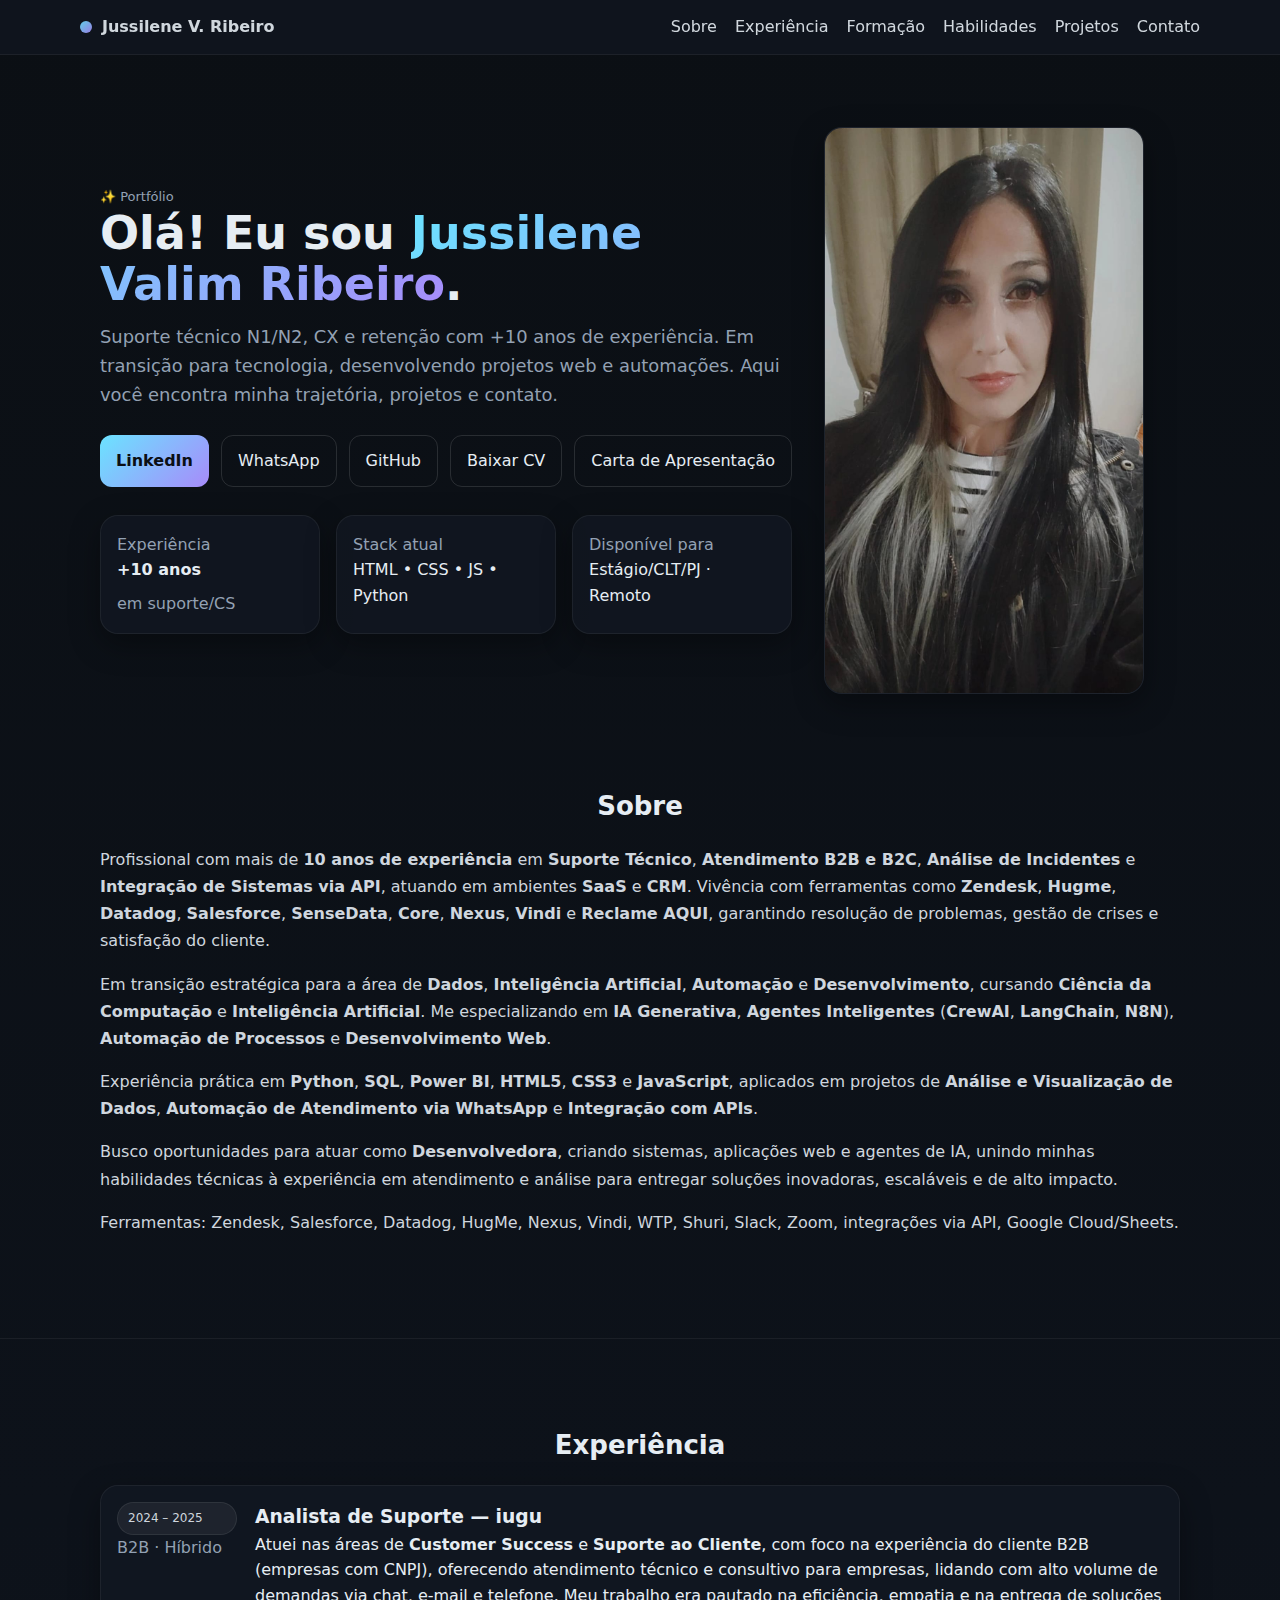
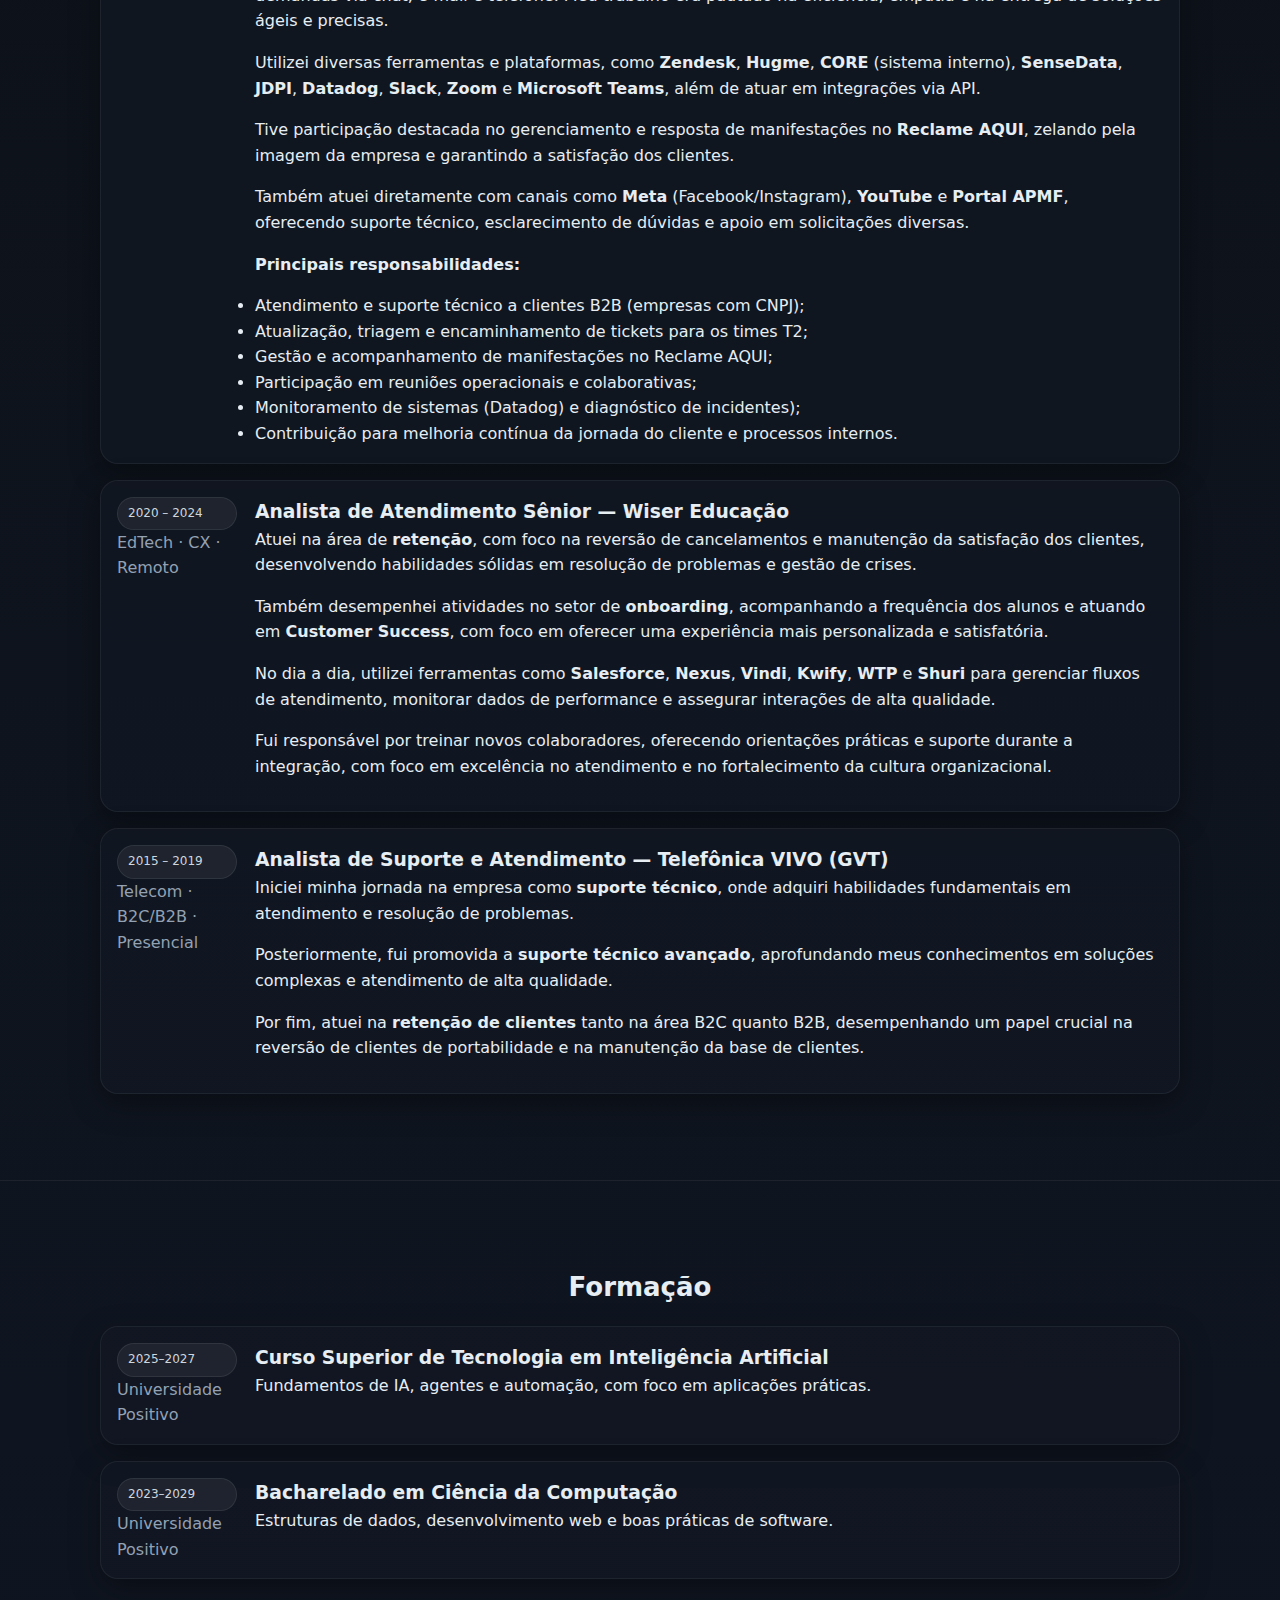
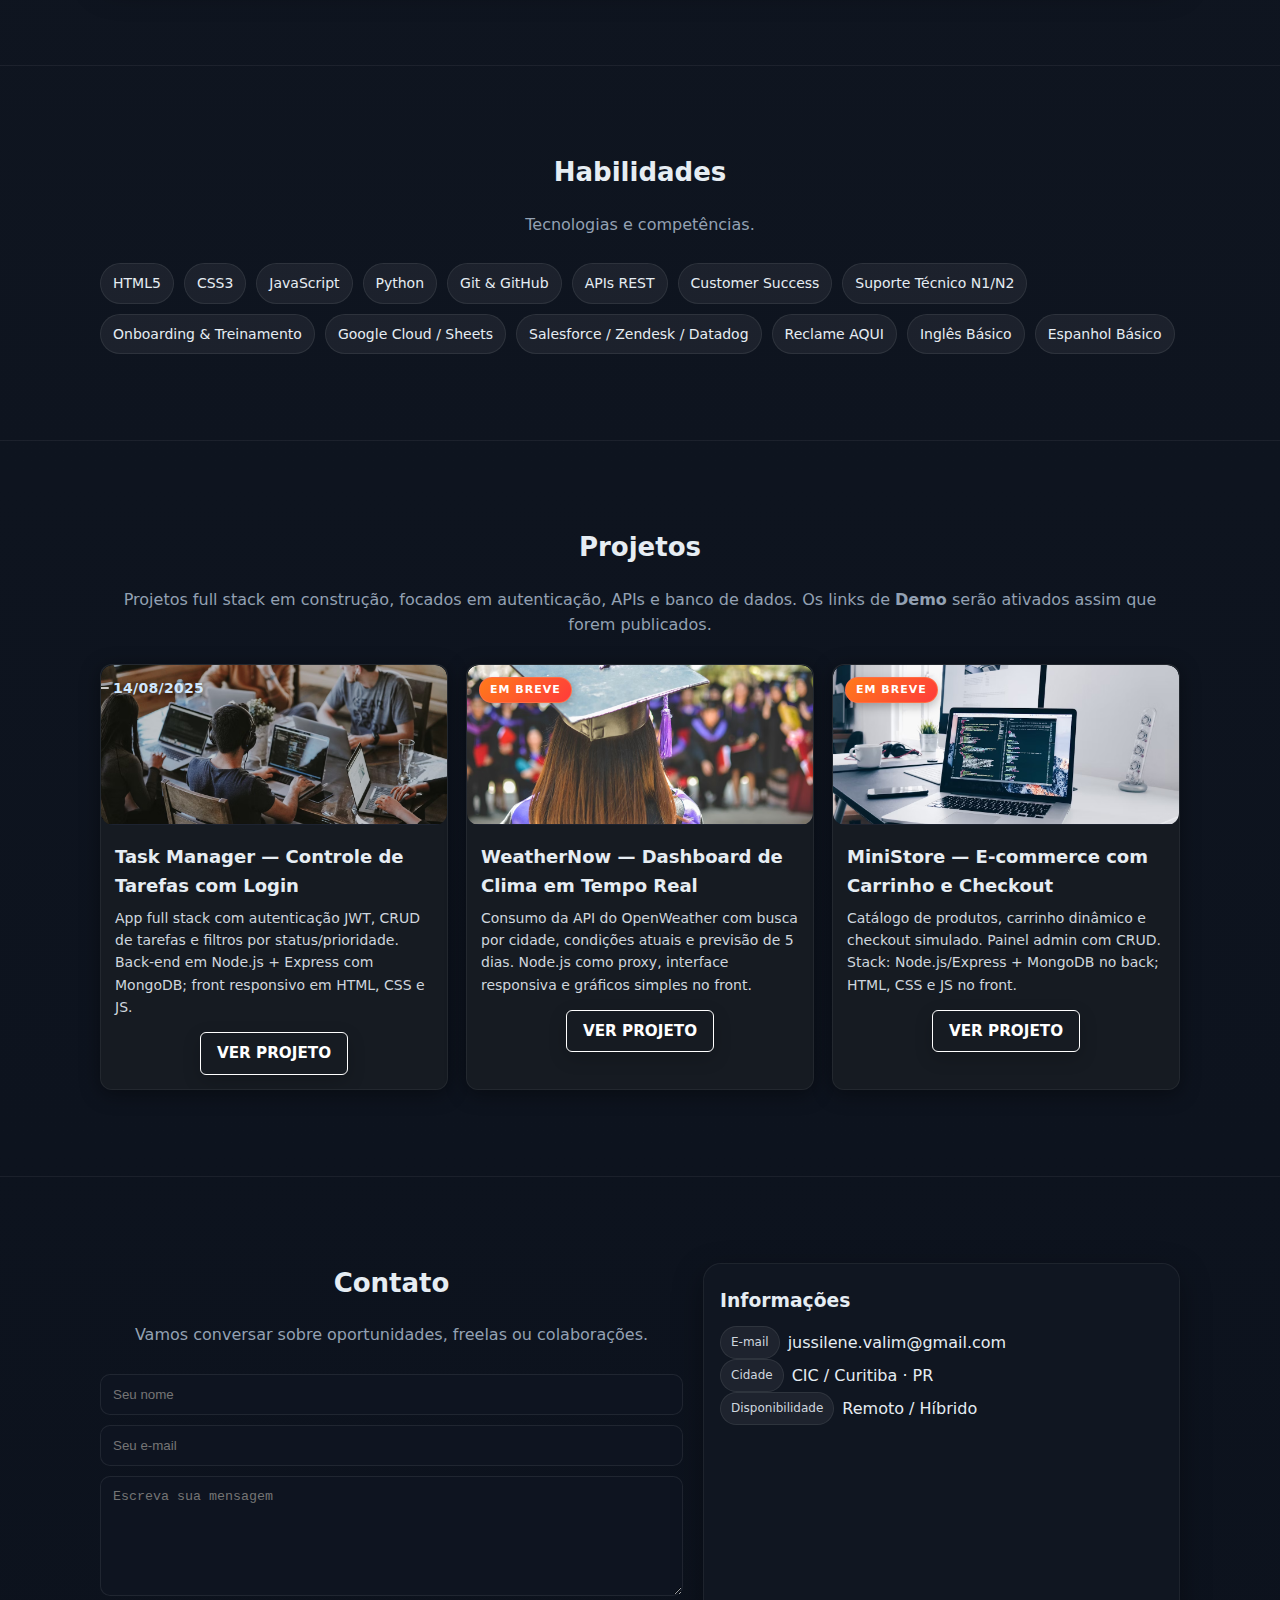
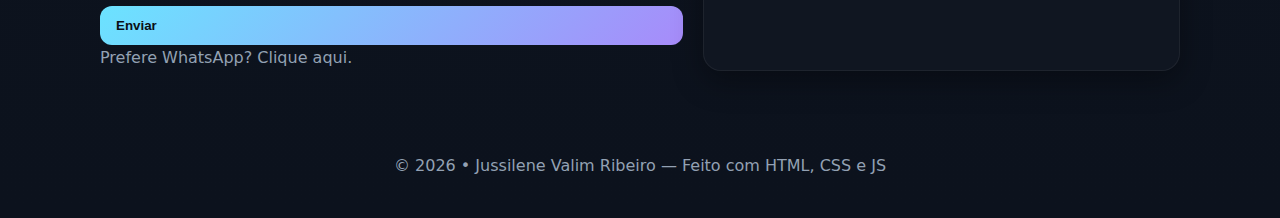
<file: index.html>
<!DOCTYPE html>
<html lang="pt-BR">
<head>
  <meta charset="utf-8" />
  <meta name="viewport" content="width=device-width, initial-scale=1" />
  <title>Jussilene V.</title>
  <meta name="description" content="Portfólio de Jussilene Valim Ribeiro: suporte técnico, CX, retenção e desenvolvimento web. Experiência, formação, projetos e contato." />
  <meta property="og:title" content="Jussilene Valim Ribeiro — Portfólio" />
  <meta property="og:description" content="Suporte técnico N1/N2, atendimento B2B, CX e projetos web. Entre em contato via LinkedIn ou WhatsApp." />
  <meta property="og:type" content="website" />
  <link rel="icon" href="favicon.ico" />
  <link rel="stylesheet" href="style.css?v=6">

  <style>
    :root{
      --bg:#0b0f14; --surface:#121823; --text:#e6edf3; --muted:#93a1b3;
      --brand:#6be3ff; --brand-2:#a78bfa; --shadow: 0 10px 30px rgba(0,0,0,.35);
      --radius:18px;
    }
    *{box-sizing:border-box}
    html{scroll-behavior:smooth}
    body{
      margin:0;
      font-family: ui-sans-serif, system-ui, -apple-system, Segoe UI, Roboto, Ubuntu, Cantarell, Noto Sans, Helvetica, Arial;
      background:linear-gradient(180deg,var(--bg),#0f1520 60%, #0c121d 100%);
      color:var(--text)
    }
    a{color:inherit; text-decoration:none}
    img{max-width:100%; display:block}
    .container{max-width:1120px; margin:0 auto; padding:0 20px}

    /* NAV */
    .nav{position:sticky; top:0; z-index:1000; backdrop-filter: blur(10px); background:rgba(18,24,35,.6); border-bottom:1px solid rgba(255,255,255,.06)}
    .nav-wrap{display:flex; align-items:center; justify-content:space-between; padding:14px 0}
    .brand{display:flex; align-items:center; gap:10px; font-weight:700}
    .dot{width:12px; height:12px; border-radius:50%; background:linear-gradient(135deg,var(--brand),var(--brand-2))}
    .nav ul{list-style:none; display:flex; gap:18px; margin:0; padding:0}
    .nav a{opacity:.9}
    .nav a:hover{opacity:1}
    .menu-btn{display:none; background:transparent; border:1px solid rgba(255,255,255,.12); color:var(--text); padding:8px 10px; border-radius:10px}
    @media (max-width:840px){
      .nav ul{display:none}
      .menu-btn{display:inline-flex}
      .nav.open ul{display:flex; position:absolute; top:56px; right:20px; flex-direction:column; background:var(--surface); box-shadow:var(--shadow); padding:12px; border-radius:12px}
    }

    /* HERO */
    .hero{padding:72px 0 32px}
    .hero-grid{display:grid; grid-template-columns: 1.1fr .9fr; gap:32px; align-items:center}
    @media (max-width:960px){.hero-grid{grid-template-columns:1fr; text-align:center}}
    .headline{font-size:clamp(28px,4vw,46px); line-height:1.1; margin:0 0 14px}
    .subtitle{font-size:clamp(16px,1.4vw,18px); color:var(--muted); margin:0 0 26px}

    /* CTA numa linha */
    .cta{display:flex; gap:12px; flex-wrap:nowrap; overflow-x:auto; padding-bottom:2px}
    .btn{display:inline-flex; align-items:center; gap:10px; padding:12px 16px; border-radius:12px; border:1px solid rgba(255,255,255,.12); white-space:nowrap}
    .btn.primary{background:linear-gradient(135deg,var(--brand),var(--brand-2)); color:#0b0f14; font-weight:700; border:none}
    .btn:hover{transform:translateY(-1px)}
    @media (max-width:960px){.cta{flex-wrap:wrap}}

    .avatar{width:320px; border-radius:24px; border:2px solid rgba(255,255,255,.1); box-shadow:var(--shadow); background:#0e1420; overflow:hidden; margin-left:auto}
    .avatar img{width:100%; height:auto; object-fit:contain}
    @media (max-width:960px){.avatar{margin:0 auto}}
    .card{background:rgba(18,24,35,.72); border:1px solid rgba(255,255,255,.06); border-radius:var(--radius); box-shadow:var(--shadow)}
    .hero-highlights{display:grid; grid-template-columns: repeat(3, 1fr); gap:16px; margin-top:26px}
    .pill{font-size:13px; color:var(--muted)}
    @media (max-width:720px){.hero-highlights{grid-template-columns:1fr}}

    /* SECTIONS */
    section{padding:60px 0}
    .section-title{font-size:26px; margin:0 0 18px}
    .section-sub{color:var(--muted); margin:0 0 26px}
    .about p{color:#cfd6de; line-height:1.7}
    .timeline{display:grid; gap:16px}
    .job{display:grid; grid-template-columns: 120px 1fr; gap:18px; align-items:flex-start}
    .badge{font-size:12px; padding:6px 10px; border-radius:999px; background:rgba(255,255,255,.06); border:1px solid rgba(255,255,255,.08); color:#cfd6de}
    @media (max-width:640px){.job{grid-template-columns:1fr}}
    .skills{display:flex; flex-wrap:wrap; gap:10px}
    .chip{padding:8px 12px; border-radius:999px; background:rgba(255,255,255,.06); border:1px solid rgba(255,255,255,.08); font-size:14px}

    .grid{display:grid; grid-template-columns: repeat(3, 1fr); gap:18px}
    @media (max-width:960px){.grid{grid-template-columns: repeat(2, 1fr)}}
    @media (max-width:640px){.grid{grid-template-columns: 1fr}}

    /* ------ PROJETOS (mantidos como você aprovou) ------ */
    .project{overflow:hidden}
    .project img{height:160px; width:100%; object-fit:cover; border-bottom:1px solid rgba(255,255,255,.06)}
    .project .content{padding:14px}
    .project h3{margin:4px 0 6px; font-size:18px}
    .project p{margin:0; color:#cfd6de; font-size:14px}

    .projeto-card{position:relative; overflow:hidden; border-radius:12px; background:#0f1624}
    .projeto-card img{width:100%; display:block; border-radius:12px 12px 0 0; object-fit:cover}
    .projeto-card .label{position:absolute; top:12px; left:12px; z-index:10}

    /* EM BREVE – menor, translúcido e pulsando */
    .label-breve{
      display:inline-flex; align-items:center; height:22px; padding:0 10px;
      border-radius:999px; letter-spacing:.5px; font-size:11px; font-weight:800;
      background:rgba(255,120,60,.22); color:#ffb38d; border:1px solid rgba(255,120,60,.55);
      box-shadow:0 4px 10px rgba(0,0,0,.18); animation:pulse 1.6s infinite ease-in-out;
    }
    @keyframes pulse{
      0%{transform:scale(1); box-shadow:0 4px 10px rgba(255,120,60,.18)}
      50%{transform:scale(1.04); box-shadow:0 6px 14px rgba(255,120,60,.28)}
      100%{transform:scale(1); box-shadow:0 4px 10px rgba(255,120,60,.18)}
    }
    /* DATA – somente texto, sem cápsula */
    .label-date{
      color:#cfe7ff; font-weight:700; font-size:14px; letter-spacing:.3px;
      text-shadow:0 2px 6px rgba(0,0,0,.65);
    }

    /* Botão "VER PROJETO" — simples com borda sutil */
    .project .links{display:flex; justify-content:center; margin-top:14px}
    .btn-ver{
      padding:10px 16px; border-radius:10px; font-weight:700;
      border:1px solid rgba(255,255,255,.7); background:transparent; color:#fff;
      transition:all .22s ease; box-shadow:0 6px 18px rgba(0,0,0,.18);
    }
    .btn-ver:hover,
    .btn-ver:focus-visible{color:#ff3b3b; border-color:#ff3b3b; background:rgba(255,59,59,.10)}
    .btn-ver:active{transform:translateY(1px)}

    /* ------ CONTATO (restaurado ao estilo antigo) ------ */
    .contact{display:grid; grid-template-columns: 1.1fr .9fr; gap:20px}
    @media (max-width:960px){.contact{grid-template-columns:1fr}}
    /* aplica grid no form mesmo sem classe */
    #contato form{display:grid; gap:10px}
    /* campos com o visual antigo */
    #contato input, #contato textarea{
      width:100%; background:#0e1420; border:1px solid rgba(255,255,255,.08);
      border-radius:10px; padding:12px; color:var(--text);
    }
    #contato textarea{min-height:120px; resize:vertical}

    footer{padding:22px 0 40px; color:var(--muted); text-align:center}
    .muted{color:var(--muted)}
    .row{display:flex; gap:8px; align-items:center; flex-wrap:wrap}
    .sep{height:1px; background:rgba(255,255,255,.06); border:none; margin:26px 0}
  </style>
</head>

<body>
  <!-- NAV -->
  <nav class="nav" id="top">
    <div class="container nav-wrap">
      <a href="#top" class="brand"><span class="dot"></span> <span>Jussilene V. Ribeiro</span></a>
      <button class="menu-btn" id="menuBtn" aria-label="Abrir menu">☰</button>
      <ul id="menu">
        <li><a href="#sobre">Sobre</a></li>
        <li><a href="#experiencia">Experiência</a></li>
        <li><a href="#formacao">Formação</a></li>
        <li><a href="#habilidades">Habilidades</a></li>
        <li><a href="#projetos">Projetos</a></li>
        <li><a href="#contato">Contato</a></li>
      </ul>
    </div>
  </nav>

  <!-- HERO -->
  <header class="hero">
    <div class="container hero-grid">
      <div>
        <p class="pill">✨ Portfólio</p>
        <h1 class="headline">Olá! Eu sou <span style="background:linear-gradient(135deg,var(--brand),var(--brand-2)); -webkit-background-clip:text; background-clip:text; color:transparent">Jussilene Valim Ribeiro</span>.</h1>
        <p class="subtitle">Suporte técnico N1/N2, CX e retenção com +10 anos de experiência. Em transição para tecnologia, desenvolvendo projetos web e automações. Aqui você encontra minha trajetória, projetos e contato.</p>

        <div class="cta">
          <a class="btn primary" href="https://www.linkedin.com/in/jussilene-valim-ribeiro/" target="_blank" rel="noopener">LinkedIn</a>
          <a class="btn" href="https://wa.me/5541998119767" target="_blank" rel="noopener">WhatsApp</a>
          <a class="btn" href="https://github.com/Jussilene" target="_blank" rel="noopener">GitHub</a>
          <a class="btn" href="downloads/curriculo.pdf" download="Curriculo-Jussilene.pdf">Baixar CV</a>
          <a class="btn" href="downloads/carta.pdf" download="Carta-Jussilene.pdf">Carta de Apresentação</a>
        </div>

        <div class="hero-highlights">
          <div class="card" style="padding:16px">
            <div class="muted">Experiência</div>
            <div class="row"><strong>+10 anos</strong><span class="muted">em suporte/CS</span></div>
          </div>
          <div class="card" style="padding:16px">
            <div class="muted">Stack atual</div>
            <div class="row">HTML • CSS • JS • Python</div>
          </div>
          <div class="card" style="padding:16px">
            <div class="muted">Disponível para</div>
            <div>Estágio/CLT/PJ · Remoto</div>
          </div>
        </div>
      </div>

      <div class="avatar card">
        <img src="imagens/jussilene.jpg" alt="Jussilene Valim Ribeiro" />
      </div>
    </div>
  </header>

  <main>
    <!-- SOBRE -->
    <section id="sobre" class="about">
      <div class="container">
        <h2 class="section-title">Sobre</h2>
        <p>Profissional com mais de <strong>10 anos de experiência</strong> em <strong>Suporte Técnico</strong>, <strong>Atendimento B2B e B2C</strong>, <strong>Análise de Incidentes</strong> e <strong>Integração de Sistemas via API</strong>, atuando em ambientes <strong>SaaS</strong> e <strong>CRM</strong>. Vivência com ferramentas como <strong>Zendesk</strong>, <strong>Hugme</strong>, <strong>Datadog</strong>, <strong>Salesforce</strong>, <strong>SenseData</strong>, <strong>Core</strong>, <strong>Nexus</strong>, <strong>Vindi</strong> e <strong>Reclame AQUI</strong>, garantindo resolução de problemas, gestão de crises e satisfação do cliente.</p>
        <p>Em transição estratégica para a área de <strong>Dados</strong>, <strong>Inteligência Artificial</strong>, <strong>Automação</strong> e <strong>Desenvolvimento</strong>, cursando <strong>Ciência da Computação</strong> e <strong>Inteligência Artificial</strong>. Me especializando em <strong>IA Generativa</strong>, <strong>Agentes Inteligentes</strong> (<strong>CrewAI</strong>, <strong>LangChain</strong>, <strong>N8N</strong>), <strong>Automação de Processos</strong> e <strong>Desenvolvimento Web</strong>.</p>
        <p>Experiência prática em <strong>Python</strong>, <strong>SQL</strong>, <strong>Power BI</strong>, <strong>HTML5</strong>, <strong>CSS3</strong> e <strong>JavaScript</strong>, aplicados em projetos de <strong>Análise e Visualização de Dados</strong>, <strong>Automação de Atendimento via WhatsApp</strong> e <strong>Integração com APIs</strong>.</p>
        <p>Busco oportunidades para atuar como <strong>Desenvolvedora</strong>, criando sistemas, aplicações web e agentes de IA, unindo minhas habilidades técnicas à experiência em atendimento e análise para entregar soluções inovadoras, escaláveis e de alto impacto.</p>
        <p class="muted">Ferramentas: Zendesk, Salesforce, Datadog, HugMe, Nexus, Vindi, WTP, Shuri, Slack, Zoom, integrações via API, Google Cloud/Sheets.</p>
      </div>
    </section>

    <hr class="sep" />

    <!-- EXPERIÊNCIA -->
    <section id="experiencia">
      <div class="container">
        <h2 class="section-title">Experiência</h2>
        <div class="timeline">
          <div class="card job" style="padding:16px">
            <div>
              <div class="badge">2024 – 2025</div>
              <div class="muted">B2B · Híbrido</div>
            </div>
            <div>
              <h3><strong>Analista de Suporte — iugu</strong></h3>
              <p>Atuei nas áreas de <strong>Customer Success</strong> e <strong>Suporte ao Cliente</strong>, com foco na experiência do cliente B2B (empresas com CNPJ), oferecendo atendimento técnico e consultivo para empresas, lidando com alto volume de demandas via chat, e-mail e telefone. Meu trabalho era pautado na eficiência, empatia e na entrega de soluções ágeis e precisas.</p>
              <p>Utilizei diversas ferramentas e plataformas, como <strong>Zendesk</strong>, <strong>Hugme</strong>, <strong>CORE</strong> (sistema interno), <strong>SenseData</strong>, <strong>JDPI</strong>, <strong>Datadog</strong>, <strong>Slack</strong>, <strong>Zoom</strong> e <strong>Microsoft Teams</strong>, além de atuar em integrações via API.</p>
              <p>Tive participação destacada no gerenciamento e resposta de manifestações no <strong>Reclame AQUI</strong>, zelando pela imagem da empresa e garantindo a satisfação dos clientes.</p>
              <p>Também atuei diretamente com canais como <strong>Meta</strong> (Facebook/Instagram), <strong>YouTube</strong> e <strong>Portal APMF</strong>, oferecendo suporte técnico, esclarecimento de dúvidas e apoio em solicitações diversas.</p>
              <p><strong>Principais responsabilidades:</strong></p>
              <ul>
                <li>Atendimento e suporte técnico a clientes B2B (empresas com CNPJ);</li>
                <li>Atualização, triagem e encaminhamento de tickets para os times T2;</li>
                <li>Gestão e acompanhamento de manifestações no Reclame AQUI;</li>
                <li>Participação em reuniões operacionais e colaborativas;</li>
                <li>Monitoramento de sistemas (Datadog) e diagnóstico de incidentes);</li>
                <li>Contribuição para melhoria contínua da jornada do cliente e processos internos.</li>
              </ul>
            </div>
          </div>

          <div class="card job" style="padding:16px">
            <div>
              <div class="badge">2020 – 2024</div>
              <div class="muted">EdTech · CX · Remoto</div>
            </div>
            <div>
              <h3><strong>Analista de Atendimento Sênior — Wiser Educação</strong></h3>
              <p>Atuei na área de <strong>retenção</strong>, com foco na reversão de cancelamentos e manutenção da satisfação dos clientes, desenvolvendo habilidades sólidas em resolução de problemas e gestão de crises.</p>
              <p>Também desempenhei atividades no setor de <strong>onboarding</strong>, acompanhando a frequência dos alunos e atuando em <strong>Customer Success</strong>, com foco em oferecer uma experiência mais personalizada e satisfatória.</p>
              <p>No dia a dia, utilizei ferramentas como <strong>Salesforce</strong>, <strong>Nexus</strong>, <strong>Vindi</strong>, <strong>Kwify</strong>, <strong>WTP</strong> e <strong>Shuri</strong> para gerenciar fluxos de atendimento, monitorar dados de performance e assegurar interações de alta qualidade.</p>
              <p>Fui responsável por treinar novos colaboradores, oferecendo orientações práticas e suporte durante a integração, com foco em excelência no atendimento e no fortalecimento da cultura organizacional.</p>
            </div>
          </div>

          <div class="card job" style="padding:16px">
            <div>
              <div class="badge">2015 – 2019</div>
              <div class="muted">Telecom · B2C/B2B · Presencial</div>
            </div>
            <div>
              <h3><strong>Analista de Suporte e Atendimento — Telefônica VIVO (GVT)</strong></h3>
              <p>Iniciei minha jornada na empresa como <strong>suporte técnico</strong>, onde adquiri habilidades fundamentais em atendimento e resolução de problemas.</p>
              <p>Posteriormente, fui promovida a <strong>suporte técnico avançado</strong>, aprofundando meus conhecimentos em soluções complexas e atendimento de alta qualidade.</p>
              <p>Por fim, atuei na <strong>retenção de clientes</strong> tanto na área B2C quanto B2B, desempenhando um papel crucial na reversão de clientes de portabilidade e na manutenção da base de clientes.</p>
            </div>
          </div>
        </div>
      </div>
    </section>

    <hr class="sep" />

    <!-- FORMAÇÃO -->
    <section id="formacao">
      <div class="container">
        <h2 class="section-title">Formação</h2>
        <div class="timeline">
          <div class="card job" style="padding:16px">
            <div>
              <div class="badge">2025–2027</div>
              <div class="muted">Universidade Positivo</div>
            </div>
            <div>
              <h3>Curso Superior de Tecnologia em Inteligência Artificial</h3>
              <p>Fundamentos de IA, agentes e automação, com foco em aplicações práticas.</p>
            </div>
          </div>
          <div class="card job" style="padding:16px">
            <div>
              <div class="badge">2023–2029</div>
              <div class="muted">Universidade Positivo</div>
            </div>
            <div>
              <h3>Bacharelado em Ciência da Computação</h3>
              <p>Estruturas de dados, desenvolvimento web e boas práticas de software.</p>
            </div>
          </div>
        </div>
      </div>
    </section>

    <hr class="sep" />

    <!-- HABILIDADES -->
    <section id="habilidades">
      <div class="container">
        <h2 class="section-title">Habilidades</h2>
        <p class="section-sub">Tecnologias e competências.</p>
        <div class="skills">
          <span class="chip">HTML5</span>
          <span class="chip">CSS3</span>
          <span class="chip">JavaScript</span>
          <span class="chip">Python</span>
          <span class="chip">Git & GitHub</span>
          <span class="chip">APIs REST</span>
          <span class="chip">Customer Success</span>
          <span class="chip">Suporte Técnico N1/N2</span>
          <span class="chip">Onboarding & Treinamento</span>
          <span class="chip">Google Cloud / Sheets</span>
          <span class="chip">Salesforce / Zendesk / Datadog</span>
          <span class="chip">Reclame AQUI</span>
          <span class="chip">Inglês Básico</span>
          <span class="chip">Espanhol Básico</span>
        </div>
      </div>
    </section>

    <hr class="sep" />

    <!-- PROJETOS -->
    <section id="projetos">
      <div class="container">
        <h2 class="section-title">Projetos</h2>
        <p class="section-sub">
          Projetos full stack em construção, focados em autenticação, APIs e banco de dados.
          Os links de <strong>Demo</strong> serão ativados assim que forem publicados.
        </p>

        <div class="grid">
          <!-- Projeto 1 -->
          <article class="card project">
            <div class="projeto-card">
              <img src="imagens/projeto1.jpg" alt="Task Manager – Controle de Tarefas" />
              <!-- data (somente texto) -->
              <span class="label label-date">14/08/2025</span>
            </div>
            <div class="content">
              <h3>Task Manager — Controle de Tarefas com Login</h3>
              <p>App full stack com autenticação JWT, CRUD de tarefas e filtros por status/prioridade. 
                 Back-end em Node.js + Express com MongoDB; front responsivo em HTML, CSS e JS.</p>
              <div class="links">
                <a class="btn-ver" href="https://task-manager-4dni.onrender.com/" target="_blank" rel="noopener">VER PROJETO</a>
              </div>
            </div>
          </article>

          <!-- Projeto 2 -->
          <article class="card project">
            <div class="projeto-card">
              <img src="imagens/projeto2.jpg" alt="WeatherNow – Dashboard de Clima" />
              <span class="label label-breve">EM BREVE</span>
            </div>
            <div class="content">
              <h3>WeatherNow — Dashboard de Clima em Tempo Real</h3>
              <p>Consumo da API do OpenWeather com busca por cidade, condições atuais e previsão de 5 dias.
                 Node.js como proxy, interface responsiva e gráficos simples no front.</p>
              <div class="links">
                <a class="btn-ver" href="#" onclick="return false;">VER PROJETO</a>
              </div>
            </div>
          </article>

          <!-- Projeto 3 -->
          <article class="card project">
            <div class="projeto-card">
              <img src="imagens/projeto3.jpg" alt="MiniStore – Loja Virtual" />
              <span class="label label-breve">EM BREVE</span>
            </div>
            <div class="content">
              <h3>MiniStore — E-commerce com Carrinho e Checkout</h3>
              <p>Catálogo de produtos, carrinho dinâmico e checkout simulado. Painel admin com CRUD.
                 Stack: Node.js/Express + MongoDB no back; HTML, CSS e JS no front.</p>
              <div class="links">
                <a class="btn-ver" href="#" onclick="return false;">VER PROJETO</a>
              </div>
            </div>
          </article>
        </div>
      </div>
    </section>

    <hr class="sep" />

    <!-- CONTATO -->
    <section id="contato">
      <div class="container contact">
        <div>
          <h2 class="section-title">Contato</h2>
          <p class="section-sub">Vamos conversar sobre oportunidades, freelas ou colaborações.</p>

          <form action="https://formsubmit.co/jussilene.valim@gmail.com" method="POST">
            <input type="text" name="_honey" style="display:none">
            <input type="hidden" name="_captcha" value="false">
            <input type="hidden" name="_subject" value="Contato via Portfólio – Jussilene">
            <input type="hidden" name="_template" value="table">
            <input type="hidden" name="_next" value="https://jussilene.github.io/?enviado=1#contato">

            <input type="text"   name="nome"     placeholder="Seu nome"   required autocomplete="name">
            <input type="email"  name="email"    placeholder="Seu e-mail" required autocomplete="email">
            <textarea name="mensagem" placeholder="Escreva sua mensagem" required rows="6"></textarea>

            <button type="submit" class="btn primary">Enviar</button>
          </form>

          <p class="muted">Prefere WhatsApp? <a href="https://wa.me/5541998119767" target="_blank" rel="noopener">Clique aqui</a>.</p>
        </div>
        <div class="card" style="padding:16px">
          <h3 style="margin:6px 0 10px">Informações</h3>
          <div class="row"><span class="badge">E-mail</span> <span>jussilene.valim@gmail.com</span></div>
          <div class="row"><span class="badge">Cidade</span> <span>CIC / Curitiba · PR</span></div>
          <div class="row"><span class="badge">Disponibilidade</span> <span>Remoto / Híbrido</span></div>
        </div>
      </div>
    </section>
  </main>

  <footer>
    <div class="container">
      <div class="muted">© <span id="year"></span> • Jussilene Valim Ribeiro — Feito com HTML, CSS e JS</div>
    </div>
  </footer>

<script>
  document.getElementById('year').textContent = new Date().getFullYear();
  const nav = document.querySelector('.nav');
  const menuBtn = document.getElementById('menuBtn');
  menuBtn?.addEventListener('click', () => nav.classList.toggle('open'));
  document.getElementById('menu')?.addEventListener('click', (e) => {
    if (e.target.tagName === 'A') nav.classList.remove('open');
  });
</script>

<script>
(function () {
  const url = new URL(location.href);
  if (url.searchParams.get('enviado') === '1') {
    const toast = document.createElement('div');
    toast.textContent = 'Mensagem enviada! Obrigada pelo contato 💙';
    toast.setAttribute('role','status');
    toast.style.cssText =
      'position:fixed;left:50%;transform:translateX(-50%);bottom:16px;'+
      'z-index:9999;background:#1f6feb;color:#fff;padding:12px 16px;'+
      'border-radius:12px;box-shadow:0 8px 24px rgba(0,0,0,.3);';
    document.body.appendChild(toast);
    setTimeout(() => toast.remove(), 4500);

    url.searchParams.delete('enviado');
    history.replaceState(null, '', url.pathname + url.hash);
    document.getElementById('contato')
      ?.scrollIntoView({ behavior: 'smooth', block: 'start' });
  }
})();
</script>
</body>
</html>
</file>
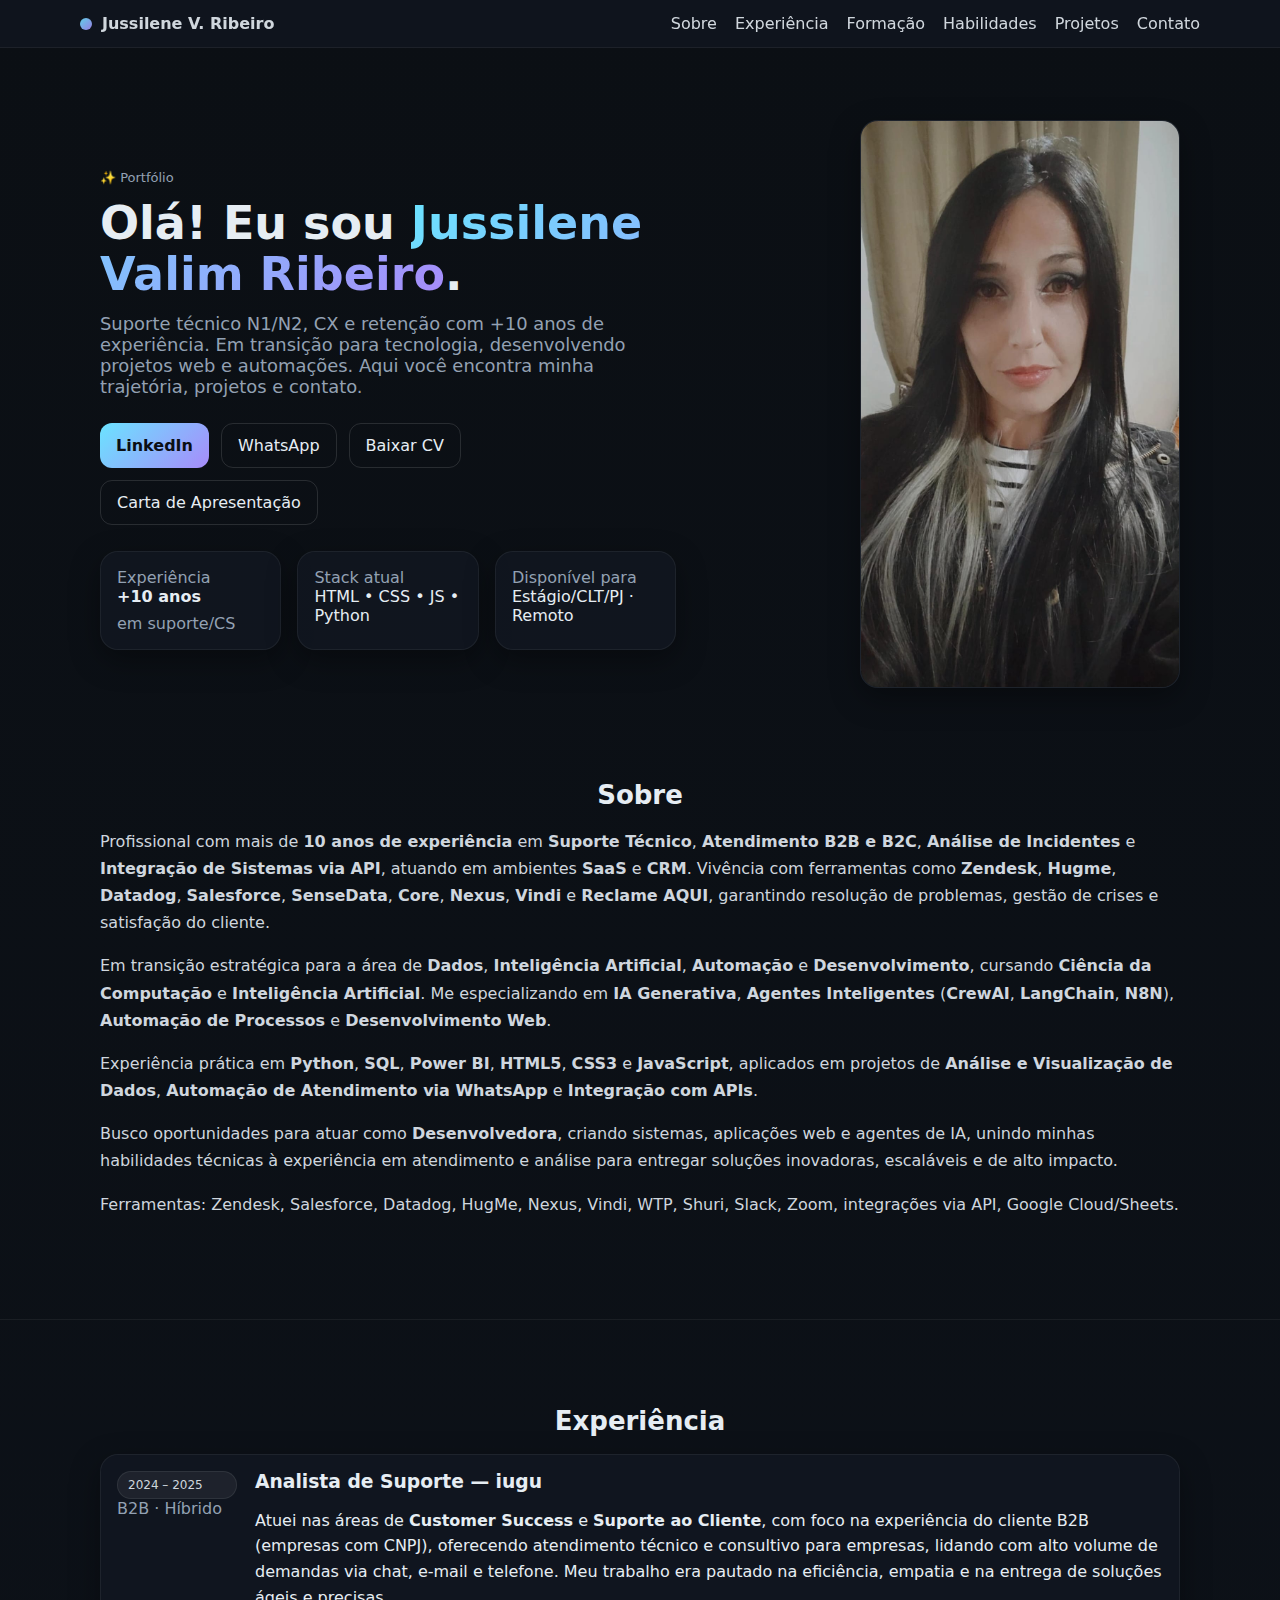
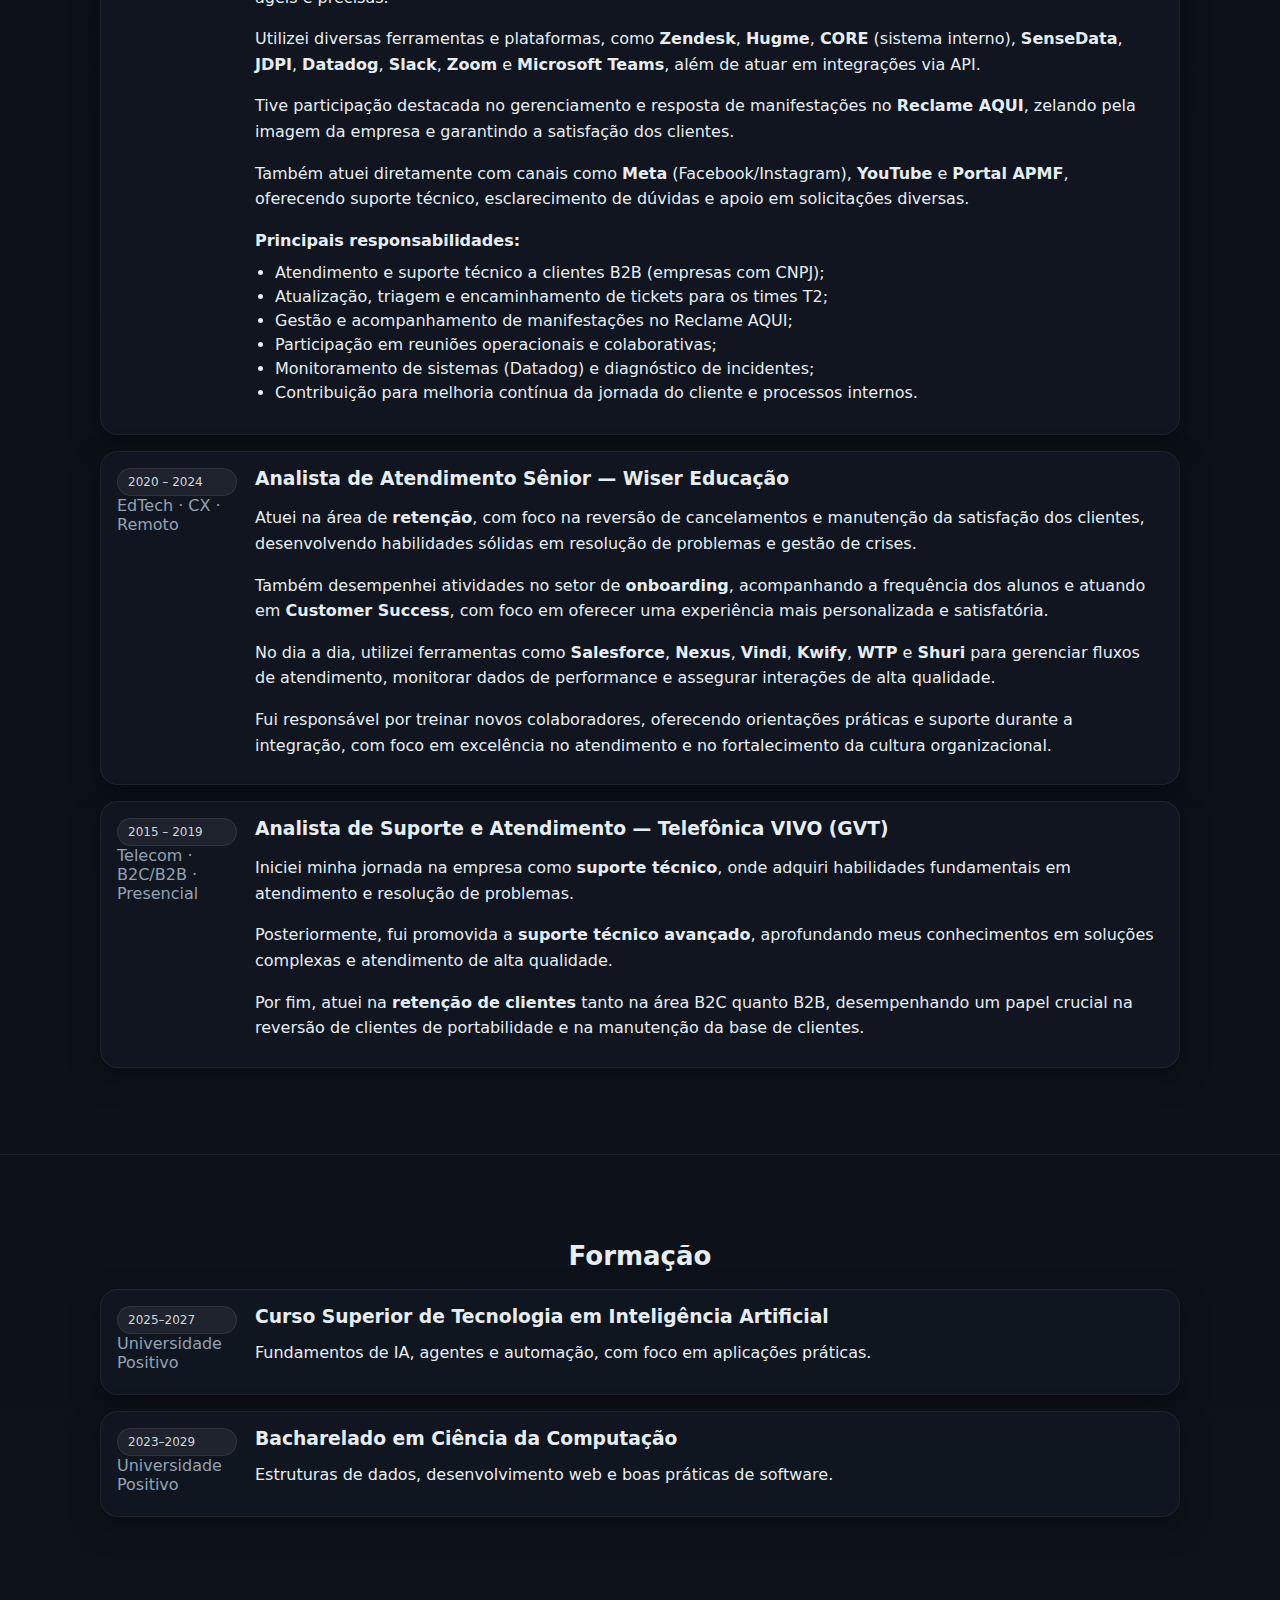
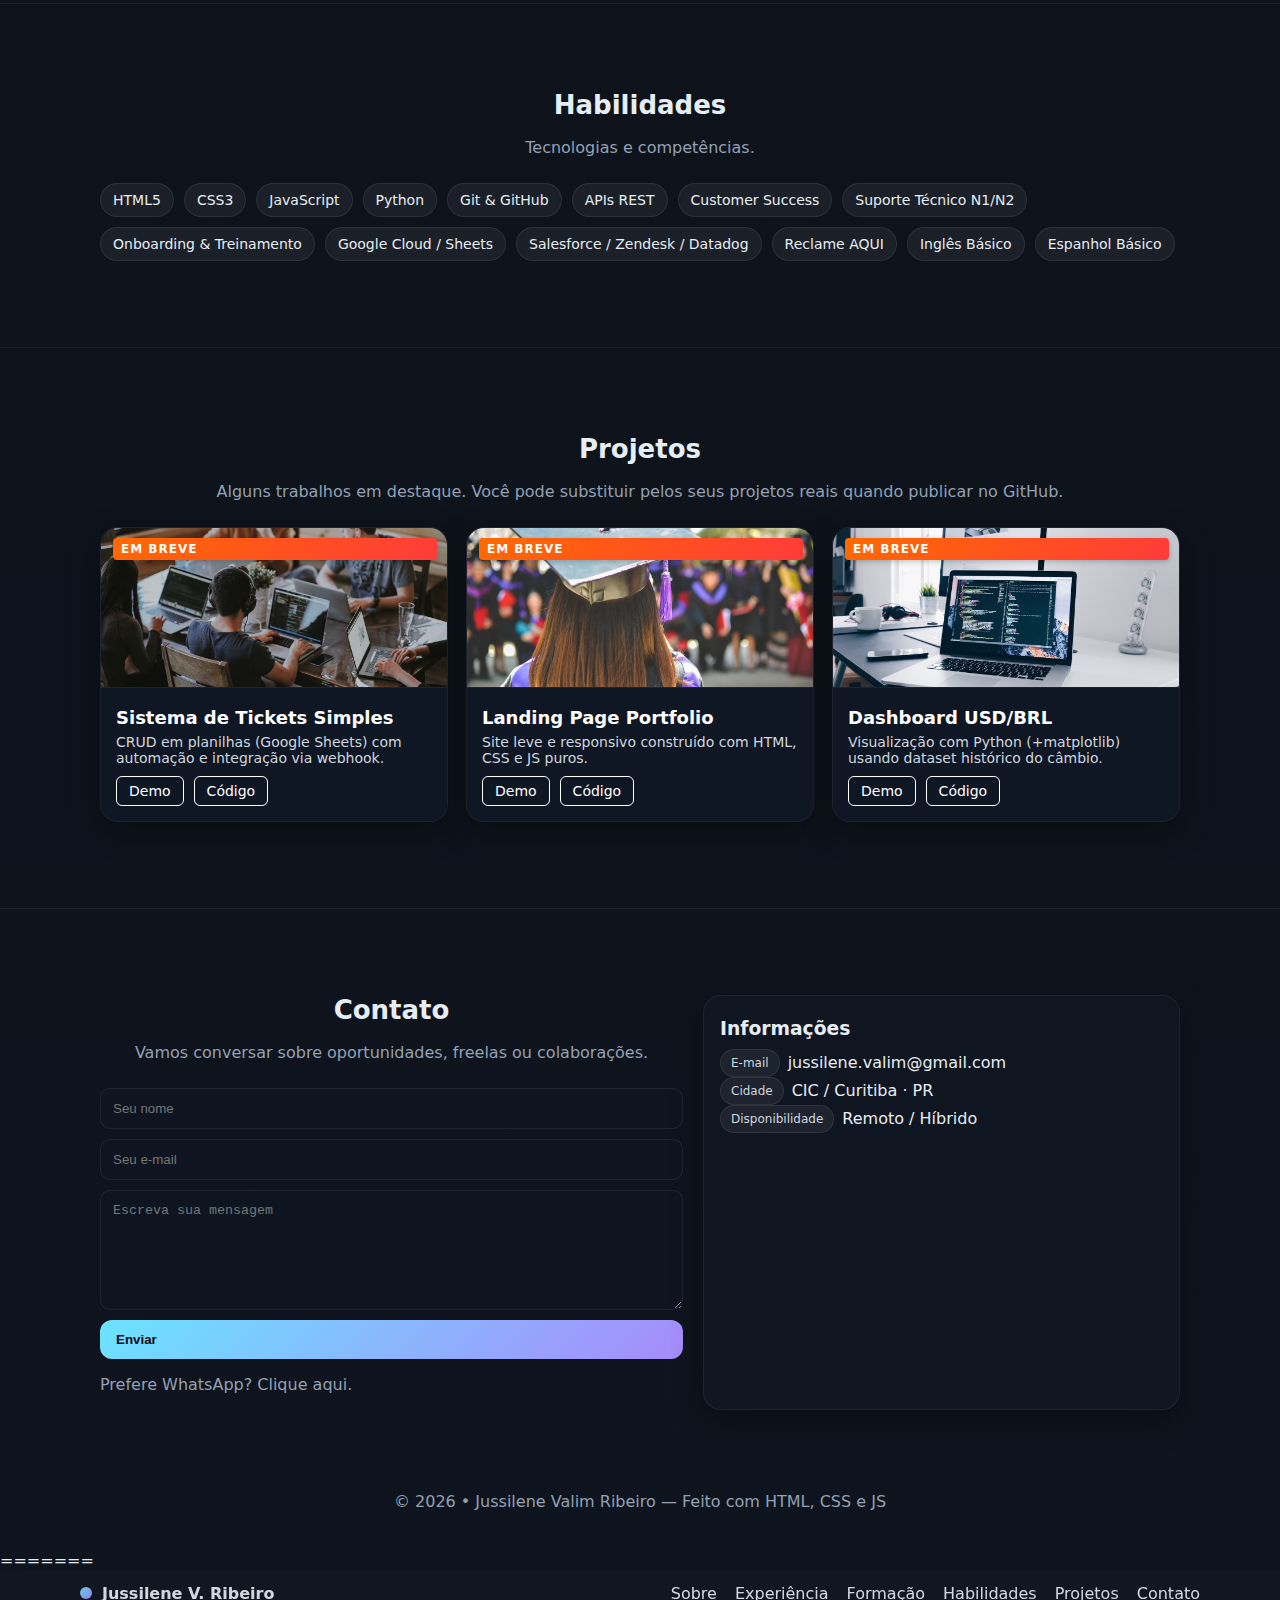
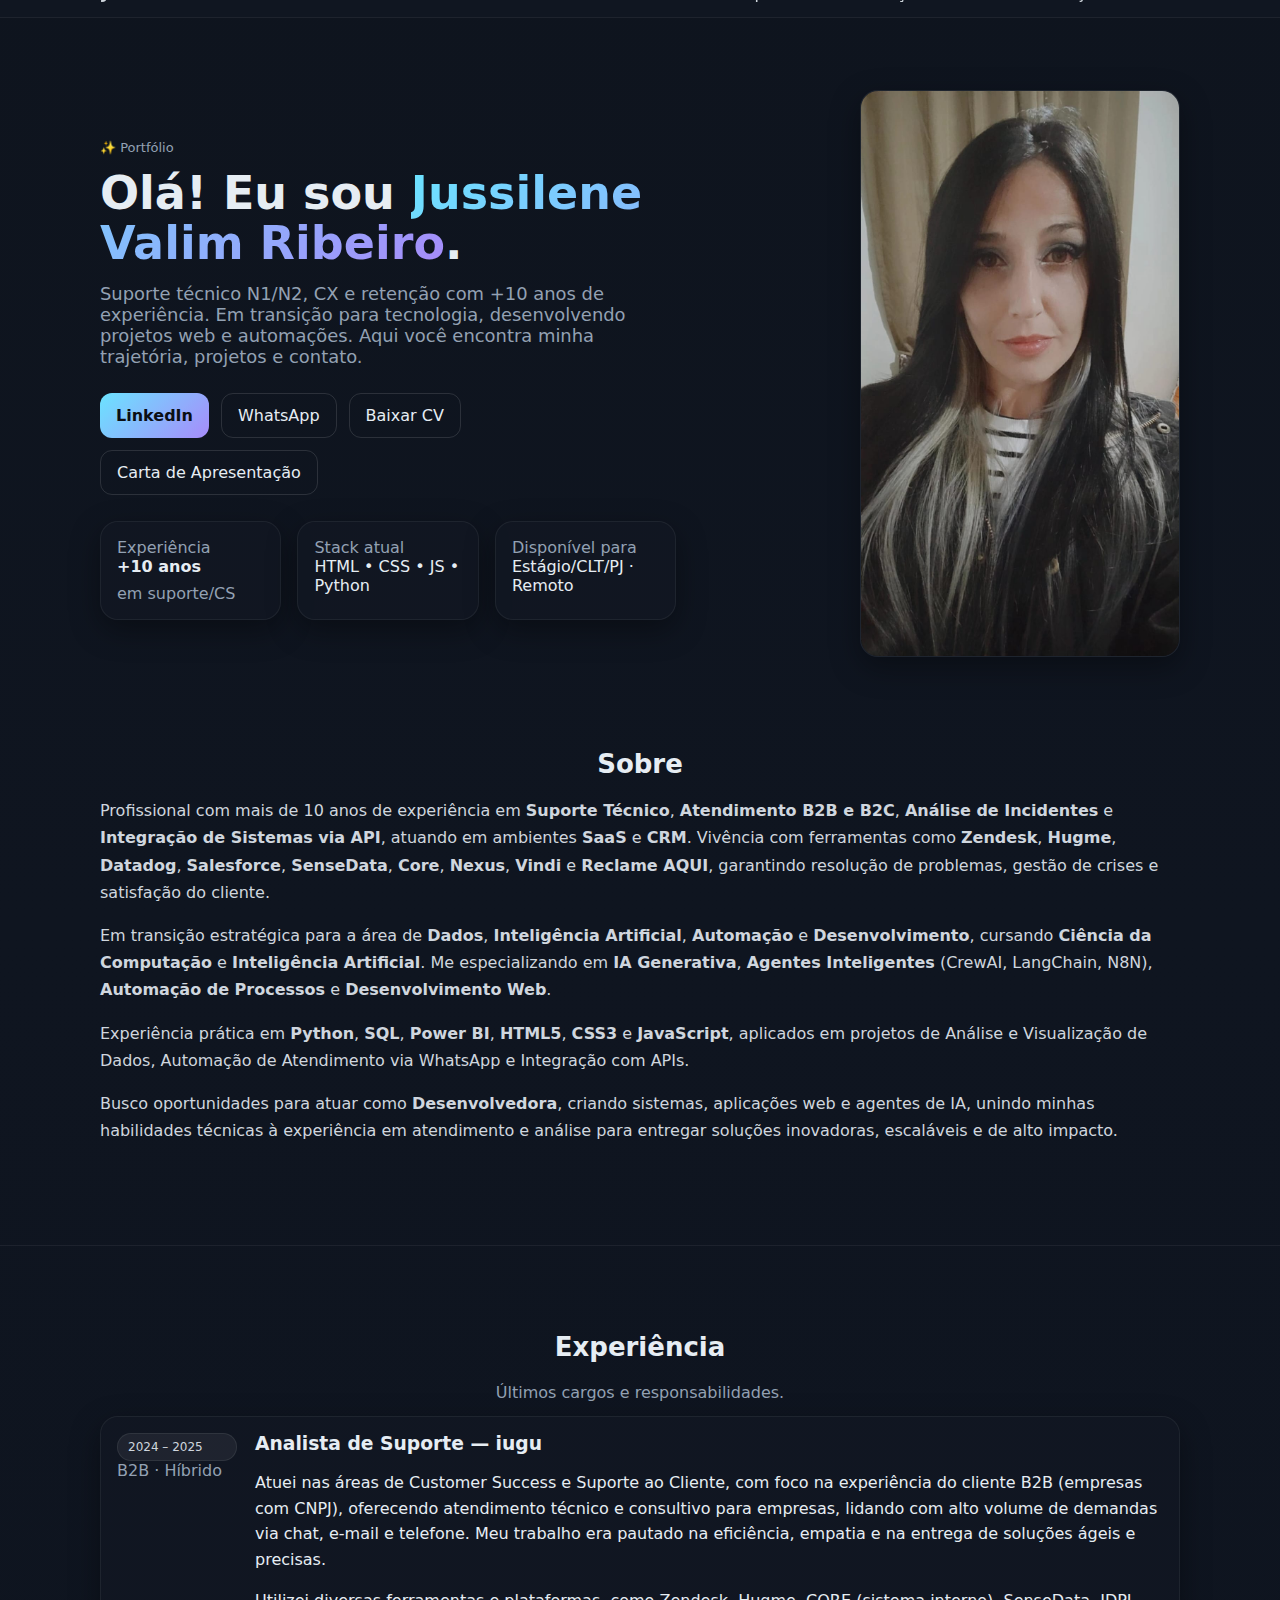
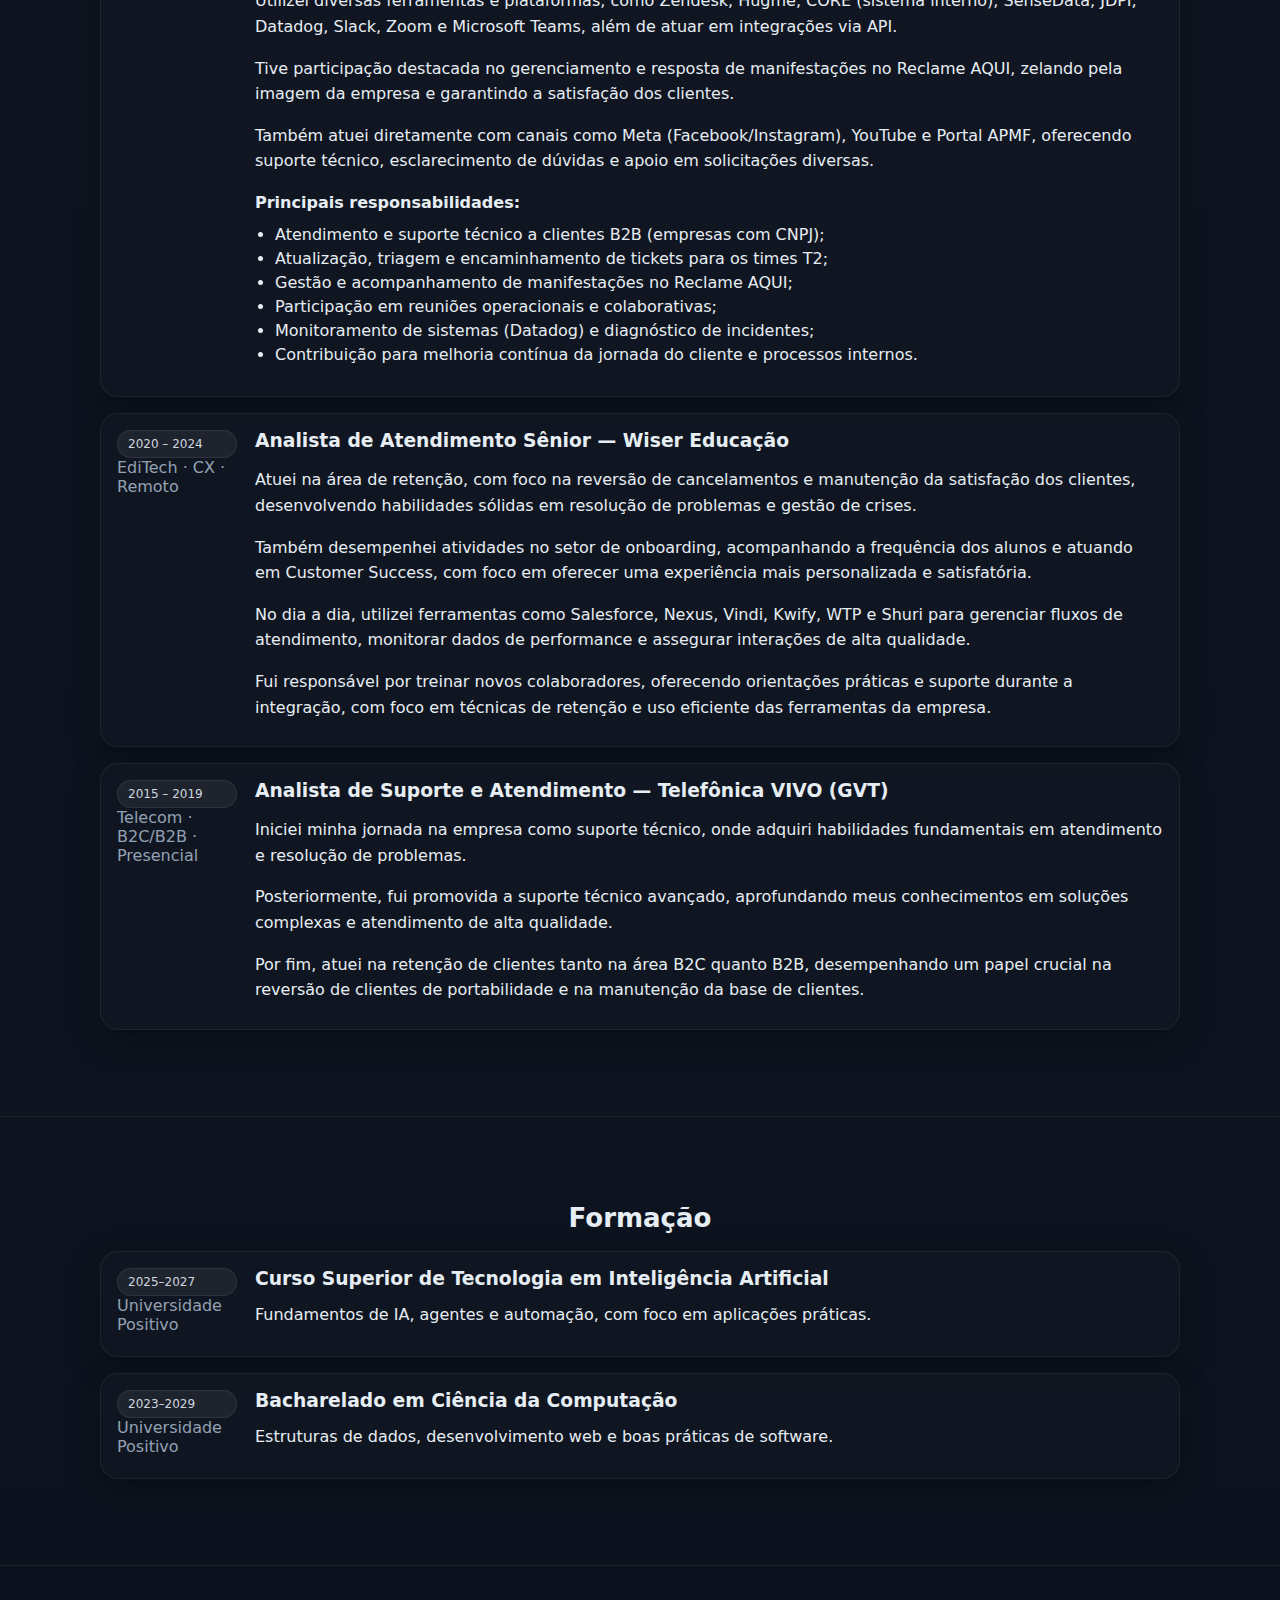
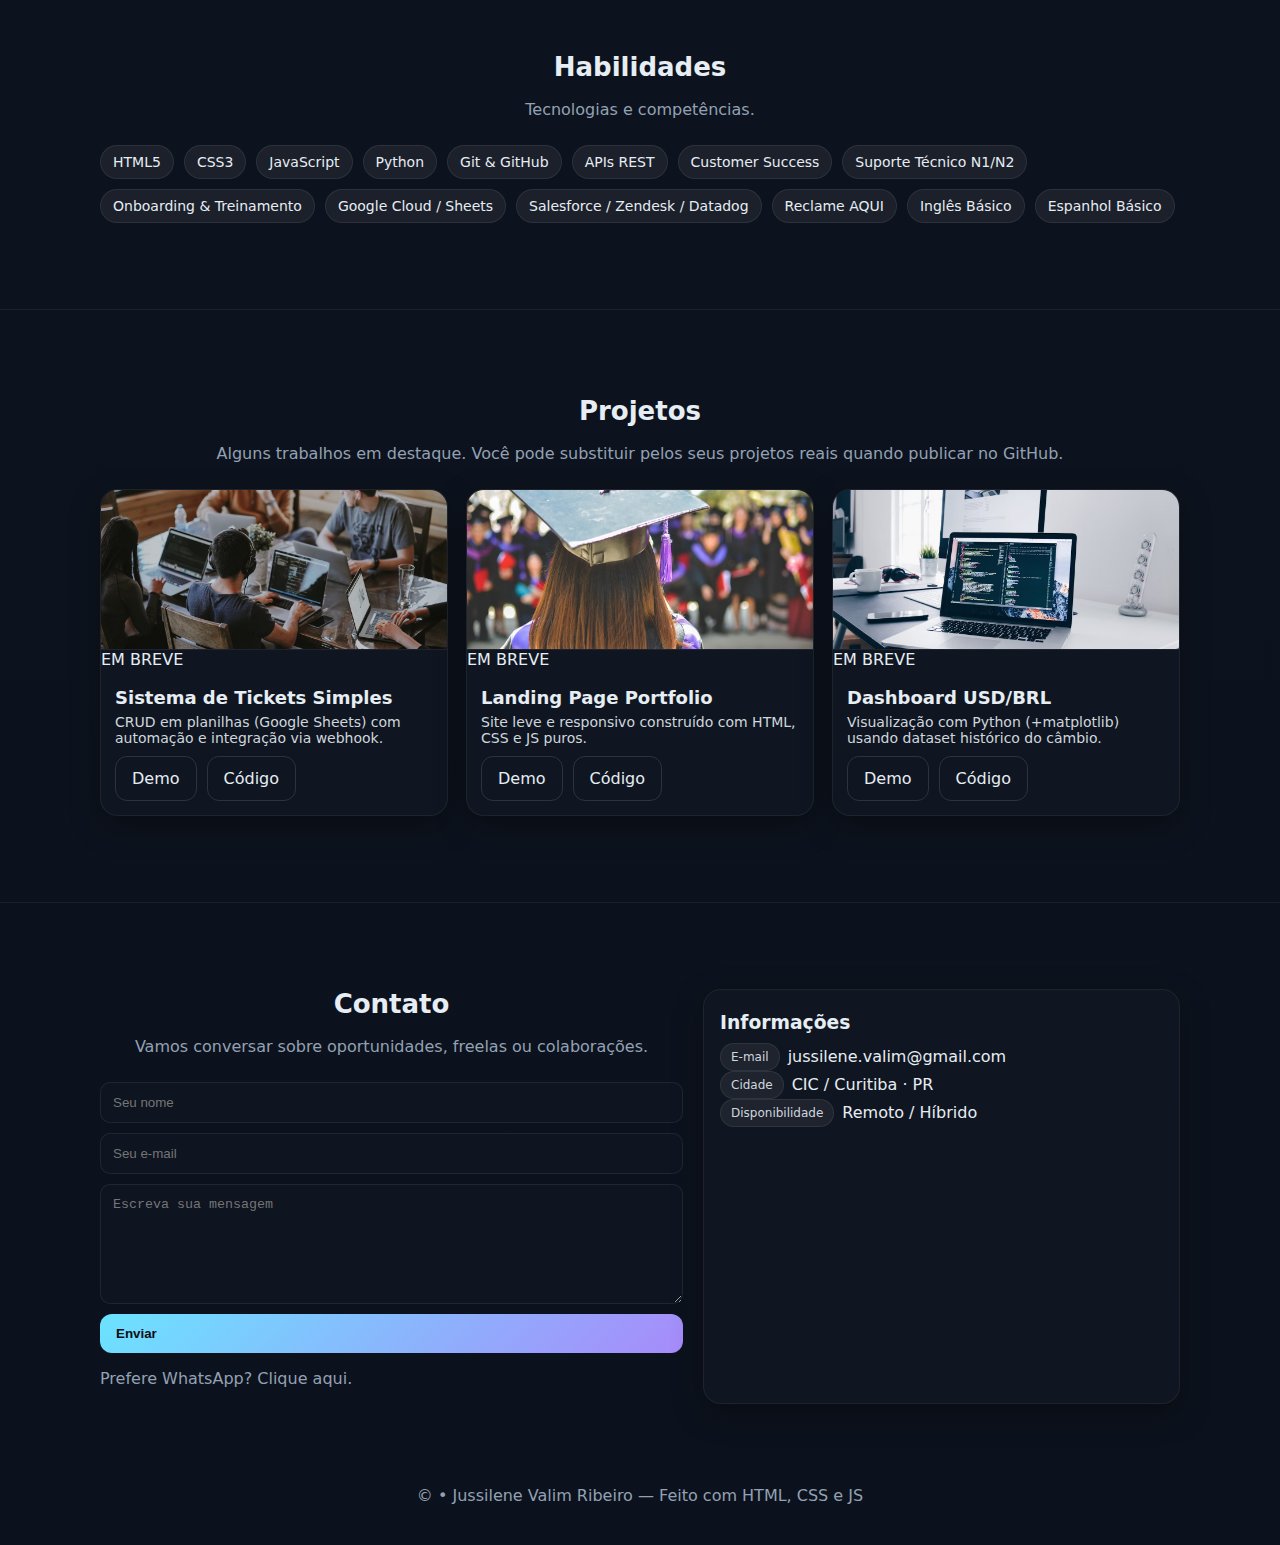
<file: Primeiro Site Simples/index.html>
<!DOCTYPE html>
<html lang="pt-BR">
<head>
  <meta charset="utf-8" />
  <meta name="viewport" content="width=device-width, initial-scale=1" />
  <title>Jussilene V.</title>
  <meta name="description" content="Portfólio de Jussilene Valim Ribeiro: suporte técnico, CX, retenção e desenvolvimento web. Experiência, formação, projetos e contato." />
  <meta property="og:title" content="Jussilene Valim Ribeiro — Portfólio" />
  <meta property="og:description" content="Suporte técnico N1/N2, atendimento B2B, CX e projetos web. Entre em contato via LinkedIn ou WhatsApp." />
  <meta property="og:type" content="website" />
  <link rel="icon" href="favicon.ico" />
  <style>
    :root{
      --bg:#0b0f14; --surface:#121823; --text:#e6edf3; --muted:#93a1b3;
      --brand:#6be3ff; --brand-2:#a78bfa; --shadow: 0 10px 30px rgba(0,0,0,.35);
      --radius:18px;
    }
    *{box-sizing:border-box}
    html{scroll-behavior:smooth}
    body{margin:0; font-family: ui-sans-serif, system-ui, -apple-system, Segoe UI, Roboto, Ubuntu, Cantarell, Noto Sans, Helvetica, Arial; background:linear-gradient(180deg,var(--bg),#0f1520 60%, #0c121d 100%); color:var(--text)}
    a{color:inherit; text-decoration:none}
    img{max-width:100%; display:block}
    .container{max-width:1120px; margin:0 auto; padding:0 20px}
    /* NAV */
    .nav{position:sticky; top:0; z-index:1000; backdrop-filter: blur(10px); background:rgba(18,24,35,.6); border-bottom:1px solid rgba(255,255,255,.06)}
    .nav-wrap{display:flex; align-items:center; justify-content:space-between; padding:14px 0}
    .brand{display:flex; align-items:center; gap:10px; font-weight:700}
    .dot{width:12px; height:12px; border-radius:50%; background:linear-gradient(135deg,var(--brand),var(--brand-2))}
    .nav ul{list-style:none; display:flex; gap:18px; margin:0; padding:0}
    .nav a{opacity:.9}
    .nav a:hover{opacity:1}
    .menu-btn{display:none; background:transparent; border:1px solid rgba(255,255,255,.12); color:var(--text); padding:8px 10px; border-radius:10px}
    @media (max-width:840px){.nav ul{display:none}.menu-btn{display:inline-flex}.nav.open ul{display:flex; position:absolute; top:56px; right:20px; flex-direction:column; background:var(--surface); box-shadow:var(--shadow); padding:12px; border-radius:12px}}
    /* HERO */
    .hero{padding:72px 0 32px}
    .hero-grid{display:grid; grid-template-columns: 1.1fr .9fr; gap:32px; align-items:center}
    @media (max-width:960px){.hero-grid{grid-template-columns:1fr; text-align:center}}
    .headline{font-size:clamp(28px,4vw,46px); line-height:1.1; margin:0 0 14px}
    .subtitle{font-size:clamp(16px,1.4vw,18px); color:var(--muted); margin:0 0 26px}
    .cta{display:flex; gap:12px; flex-wrap:wrap}
    .btn{display:inline-flex; align-items:center; gap:10px; padding:12px 16px; border-radius:12px; border:1px solid rgba(255,255,255,.12);} 
    .btn.primary{background:linear-gradient(135deg,var(--brand),var(--brand-2)); color:#0b0f14; font-weight:700; border:none}
    .btn:hover{transform:translateY(-1px)}
    .avatar{width:320px; border-radius:24px; border:2px solid rgba(255,255,255,.1); box-shadow:var(--shadow); background:#0e1420; overflow:hidden; margin-left:auto}
    .avatar img{width:100%; height:auto; object-fit:contain}
    @media (max-width:960px){.avatar{margin:0 auto}}
    .card{background:rgba(18,24,35,.72); border:1px solid rgba(255,255,255,.06); border-radius:var(--radius); box-shadow:var(--shadow)}
    .hero-highlights{display:grid; grid-template-columns: repeat(3, 1fr); gap:16px; margin-top:26px}
    .pill{font-size:13px; color:var(--muted)}
    @media (max-width:720px){.hero-highlights{grid-template-columns:1fr}}
    /* SECTIONS */
    section{padding:60px 0}
    .section-title{font-size:26px; margin:0 0 18px}
    .section-sub{color:var(--muted); margin:0 0 26px}
    .about p{color:#cfd6de; line-height:1.7}
    .timeline{display:grid; gap:16px}
    .job{display:grid; grid-template-columns: 120px 1fr; gap:18px; align-items:flex-start}
    .badge{font-size:12px; padding:6px 10px; border-radius:999px; background:rgba(255,255,255,.06); border:1px solid rgba(255,255,255,.08); color:#cfd6de}
    @media (max-width:640px){.job{grid-template-columns:1fr}}
    .skills{display:flex; flex-wrap:wrap; gap:10px}
    .chip{padding:8px 12px; border-radius:999px; background:rgba(255,255,255,.06); border:1px solid rgba(255,255,255,.08); font-size:14px}
    .grid{display:grid; grid-template-columns: repeat(3, 1fr); gap:18px}
    @media (max-width:960px){.grid{grid-template-columns: repeat(2, 1fr)}}
    @media (max-width:640px){.grid{grid-template-columns: 1fr}}
    .project{overflow:hidden}
    .project img{height:160px; width:100%; object-fit:cover; border-bottom:1px solid rgba(255,255,255,.06)}
    .project .content{padding:14px}
    .project h3{margin:4px 0 6px; font-size:18px}
    .project p{margin:0; color:#cfd6de; font-size:14px}
    .project .links{display:flex; gap:10px; margin-top:10px}
    .contact{display:grid; grid-template-columns: 1.1fr .9fr; gap:20px}
    @media (max-width:960px){.contact{grid-template-columns:1fr}}
    .form{display:grid; gap:10px}
    input, textarea{width:100%; background:#0e1420; border:1px solid rgba(255,255,255,.08); border-radius:10px; padding:12px; color:var(--text)}
    textarea{min-height:120px; resize:vertical}
    footer{padding:22px 0 40px; color:var(--muted); text-align:center}
    .muted{color:var(--muted)}
    .row{display:flex; gap:8px; align-items:center; flex-wrap:wrap}
    .sep{height:1px; background:rgba(255,255,255,.06); border:none; margin:26px 0}
  </style>
</head>
<body>
  <!-- NAV -->
  <nav class="nav" id="top">
    <div class="container nav-wrap">
      <a href="#top" class="brand"><span class="dot"></span> <span>Jussilene V. Ribeiro</span></a>
      <button class="menu-btn" id="menuBtn" aria-label="Abrir menu">☰</button>
      <ul id="menu">
        <li><a href="#sobre">Sobre</a></li>
        <li><a href="#experiencia">Experiência</a></li>
        <li><a href="#formacao">Formação</a></li>
        <li><a href="#habilidades">Habilidades</a></li>
        <li><a href="#projetos">Projetos</a></li>
        <li><a href="#contato">Contato</a></li>
      </ul>
    </div>
  </nav>

  <!-- HERO -->
  <header class="hero">
    <div class="container hero-grid">
      <div>
        <p class="pill">✨ Portfólio</p>
        <h1 class="headline">Olá! Eu sou <span style="background:linear-gradient(135deg,var(--brand),var(--brand-2)); -webkit-background-clip:text; background-clip:text; color:transparent">Jussilene Valim Ribeiro</span>.</h1>
        <p class="subtitle">Suporte técnico N1/N2, CX e retenção com +10 anos de experiência. Em transição para tecnologia, desenvolvendo projetos web e automações. Aqui você encontra minha trajetória, projetos e contato.</p>
        <div class="cta">
          <a class="btn primary" href="https://www.linkedin.com/in/jussilene-valim-ribeiro/" target="_blank" rel="noopener">LinkedIn</a>
          <a class="btn" href="https://wa.me/5541998119767" target="_blank" rel="noopener">WhatsApp</a>
          <a class="btn" href="downloads/curr%C3%ADculo.pdf" download="Curriculo-Jussilene.pdf">Baixar CV</a>
          <a class="btn" href="downloads/carta.pdf" download="Carta-Jussilene.pdf">Carta de Apresentação</a>
        </div>
        <div class="hero-highlights">
          <div class="card" style="padding:16px">
            <div class="muted">Experiência</div>
            <div class="row"><strong>+10 anos</strong><span class="muted">em suporte/CS</span></div>
          </div>
          <div class="card" style="padding:16px">
            <div class="muted">Stack atual</div>
            <div class="row">HTML • CSS • JS • Python</div>
          </div>
          <div class="card" style="padding:16px">
            <div class="muted">Disponível para</div>
            <div>Estágio/CLT/PJ · Remoto</div>
          </div>
        </div>
      </div>
      <div class="avatar card">
        <img src="imagens/jussilene.jpg" alt="Jussilene Valim Ribeiro" />
      </div>
    </div>
  </header>

<main>
  <!-- SOBRE -->
  <section id="sobre" class="about">
    <div class="container">
      <h2 class="section-title">Sobre</h2>
      <p>
        Profissional com mais de <strong>10 anos de experiência</strong> em <strong>Suporte Técnico</strong>, 
        <strong>Atendimento B2B e B2C</strong>, <strong>Análise de Incidentes</strong> e 
        <strong>Integração de Sistemas via API</strong>, atuando em ambientes <strong>SaaS</strong> e <strong>CRM</strong>.  
        Vivência com ferramentas como <strong>Zendesk</strong>, <strong>Hugme</strong>, <strong>Datadog</strong>, 
        <strong>Salesforce</strong>, <strong>SenseData</strong>, <strong>Core</strong>, <strong>Nexus</strong>, 
        <strong>Vindi</strong> e <strong>Reclame AQUI</strong>, garantindo resolução de problemas, gestão de crises 
        e satisfação do cliente.
      </p>

      <p>
        Em transição estratégica para a área de <strong>Dados</strong>, <strong>Inteligência Artificial</strong>, 
        <strong>Automação</strong> e <strong>Desenvolvimento</strong>, cursando <strong>Ciência da Computação</strong> 
        e <strong>Inteligência Artificial</strong>.  
        Me especializando em <strong>IA Generativa</strong>, <strong>Agentes Inteligentes</strong> 
        (<strong>CrewAI</strong>, <strong>LangChain</strong>, <strong>N8N</strong>), 
        <strong>Automação de Processos</strong> e <strong>Desenvolvimento Web</strong>.
      </p>

      <p>
        Experiência prática em <strong>Python</strong>, <strong>SQL</strong>, <strong>Power BI</strong>, 
        <strong>HTML5</strong>, <strong>CSS3</strong> e <strong>JavaScript</strong>, aplicados em projetos de 
        <strong>Análise e Visualização de Dados</strong>, <strong>Automação de Atendimento via WhatsApp</strong> 
        e <strong>Integração com APIs</strong>.
      </p>

      <p>
        Busco oportunidades para atuar como <strong>Desenvolvedora</strong>, criando sistemas, aplicações web 
        e agentes de IA, unindo minhas habilidades técnicas à experiência em atendimento e análise para entregar 
        soluções inovadoras, escaláveis e de alto impacto.
      </p>

      <p class="muted">
        Ferramentas: Zendesk, Salesforce, Datadog, HugMe, Nexus, Vindi, WTP, Shuri, Slack, Zoom, integrações via API, Google Cloud/Sheets.
      </p>
    </div>
  </section>
</main>

    <hr class="sep" />

<!-- EXPERIÊNCIA -->
<section id="experiencia">
  <div class="container">
    <h2 class="section-title">Experiência</h2>

    <!-- iugu -->
    <div class="timeline">
      <div class="card job" style="padding:16px">
        <div>
          <div class="badge">2024 – 2025</div>
          <div class="muted">B2B · Híbrido</div>
        </div>
        <div>
          <h3><strong>Analista de Suporte — iugu</strong></h3>
          <p>Atuei nas áreas de <strong>Customer Success</strong> e <strong>Suporte ao Cliente</strong>, com foco na experiência do cliente B2B (empresas com CNPJ), oferecendo atendimento técnico e consultivo para empresas, lidando com alto volume de demandas via chat, e-mail e telefone. Meu trabalho era pautado na eficiência, empatia e na entrega de soluções ágeis e precisas.</p>

          <p>Utilizei diversas ferramentas e plataformas, como <strong>Zendesk</strong>, <strong>Hugme</strong>, <strong>CORE</strong> (sistema interno), <strong>SenseData</strong>, <strong>JDPI</strong>, <strong>Datadog</strong>, <strong>Slack</strong>, <strong>Zoom</strong> e <strong>Microsoft Teams</strong>, além de atuar em integrações via API.</p>

          <p>Tive participação destacada no gerenciamento e resposta de manifestações no <strong>Reclame AQUI</strong>, zelando pela imagem da empresa e garantindo a satisfação dos clientes.</p>

          <p>Também atuei diretamente com canais como <strong>Meta</strong> (Facebook/Instagram), <strong>YouTube</strong> e <strong>Portal APMF</strong>, oferecendo suporte técnico, esclarecimento de dúvidas e apoio em solicitações diversas.</p>

          <p><strong>Principais responsabilidades:</strong></p>
          <ul>
            <li>Atendimento e suporte técnico a clientes B2B (empresas com CNPJ);</li>
            <li>Atualização, triagem e encaminhamento de tickets para os times T2;</li>
            <li>Gestão e acompanhamento de manifestações no Reclame AQUI;</li>
            <li>Participação em reuniões operacionais e colaborativas;</li>
            <li>Monitoramento de sistemas (Datadog) e diagnóstico de incidentes;</li>
            <li>Contribuição para melhoria contínua da jornada do cliente e processos internos.</li>
          </ul>
        </div>
      </div>

      <!-- Wiser Educação -->
      <div class="card job" style="padding:16px">
        <div>
          <div class="badge">2020 – 2024</div>
          <div class="muted">EdTech · CX · Remoto</div>
        </div>
        <div>
          <h3><strong>Analista de Atendimento Sênior — Wiser Educação</strong></h3>
          <p>Atuei na área de <strong>retenção</strong>, com foco na reversão de cancelamentos e manutenção da satisfação dos clientes, desenvolvendo habilidades sólidas em resolução de problemas e gestão de crises.</p>

          <p>Também desempenhei atividades no setor de <strong>onboarding</strong>, acompanhando a frequência dos alunos e atuando em <strong>Customer Success</strong>, com foco em oferecer uma experiência mais personalizada e satisfatória.</p>

          <p>No dia a dia, utilizei ferramentas como <strong>Salesforce</strong>, <strong>Nexus</strong>, <strong>Vindi</strong>, <strong>Kwify</strong>, <strong>WTP</strong> e <strong>Shuri</strong> para gerenciar fluxos de atendimento, monitorar dados de performance e assegurar interações de alta qualidade.</p>

          <p>Fui responsável por treinar novos colaboradores, oferecendo orientações práticas e suporte durante a integração, com foco em excelência no atendimento e no fortalecimento da cultura organizacional.</p>
        </div>
      </div>

      <!-- Telefônica VIVO -->
      <div class="card job" style="padding:16px">
        <div>
          <div class="badge">2015 – 2019</div>
          <div class="muted">Telecom · B2C/B2B · Presencial</div>
        </div>
        <div>
          <h3><strong>Analista de Suporte e Atendimento — Telefônica VIVO (GVT)</strong></h3>
          <p>Iniciei minha jornada na empresa como <strong>suporte técnico</strong>, onde adquiri habilidades fundamentais em atendimento e resolução de problemas.</p>

          <p>Posteriormente, fui promovida a <strong>suporte técnico avançado</strong>, aprofundando meus conhecimentos em soluções complexas e atendimento de alta qualidade.</p>

          <p>Por fim, atuei na <strong>retenção de clientes</strong> tanto na área B2C quanto B2B, desempenhando um papel crucial na reversão de clientes de portabilidade e na manutenção da base de clientes.</p>
        </div>
      </div>
    </div>
  </div>
</section>


    <hr class="sep" />

    <!-- FORMAÇÃO -->
    <section id="formacao">
      <div class="container">
        <h2 class="section-title">Formação</h2>
        <div class="timeline">
          <div class="card job" style="padding:16px">
            <div>
              <div class="badge">2025–2027</div>
              <div class="muted">Universidade Positivo</div>
            </div>
            <div>
              <h3>Curso Superior de Tecnologia em Inteligência Artificial</h3>
              <p>Fundamentos de IA, agentes e automação, com foco em aplicações práticas.</p>
            </div>
          </div>
          <div class="card job" style="padding:16px">
            <div>
              <div class="badge">2023–2029</div>
              <div class="muted">Universidade Positivo</div>
            </div>
            <div>
              <h3>Bacharelado em Ciência da Computação</h3>
              <p>Estruturas de dados, desenvolvimento web e boas práticas de software.</p>
            </div>
          </div>
        </div>
      </div>
    </section>

    <hr class="sep" />

    <!-- HABILIDADES -->
    <section id="habilidades">
      <div class="container">
        <h2 class="section-title">Habilidades</h2>
        <p class="section-sub">Tecnologias e competências.</p>
        <div class="skills">
          <span class="chip">HTML5</span>
          <span class="chip">CSS3</span>
          <span class="chip">JavaScript</span>
          <span class="chip">Python</span>
          <span class="chip">Git & GitHub</span>
          <span class="chip">APIs REST</span>
          <span class="chip">Customer Success</span>
          <span class="chip">Suporte Técnico N1/N2</span>
          <span class="chip">Onboarding & Treinamento</span>
          <span class="chip">Google Cloud / Sheets</span>
          <span class="chip">Salesforce / Zendesk / Datadog</span>
          <span class="chip">Reclame AQUI</span>
          <span class="chip">Inglês Básico</span>
          <span class="chip">Espanhol Básico</span>
        </div>
      </div>
    </section>

    <hr class="sep" />

<!-- PROJETOS -->
<section id="projetos">
  <div class="container">
    <h2 class="section-title">Projetos</h2>
    <p class="section-sub">Alguns trabalhos em destaque. Você pode substituir pelos seus projetos reais quando publicar no GitHub.</p>
    <div class="grid">

      <!-- Projeto 1 -->
      <article class="card project">
        <div class="projeto-card">
          <img src="imagens/projeto1.jpg" alt="Projeto 1" />
          <div class="em-breve">EM BREVE</div>
          <div class="conteudo">
            <h3>Sistema de Tickets Simples</h3>
            <p>CRUD em planilhas (Google Sheets) com automação e integração via webhook.</p>
            <div class="botoes">
              <a href="#" target="_blank" rel="noopener">Demo</a>
              <a href="#" target="_blank" rel="noopener">Código</a>
            </div>
          </div>
        </div>
      </article>

      <!-- Projeto 2 -->
      <article class="card project">
        <div class="projeto-card">
          <img src="imagens/projeto2.jpg" alt="Projeto 2" />
          <div class="em-breve">EM BREVE</div>
          <div class="conteudo">
            <h3>Landing Page Portfolio</h3>
            <p>Site leve e responsivo construído com HTML, CSS e JS puros.</p>
            <div class="botoes">
              <a href="#" target="_blank" rel="noopener">Demo</a>
              <a href="#" target="_blank" rel="noopener">Código</a>
            </div>
          </div>
        </div>
      </article>

      <!-- Projeto 3 -->
      <article class="card project">
        <div class="projeto-card">
          <img src="imagens/projeto3.jpg" alt="Projeto 3" />
          <div class="em-breve">EM BREVE</div>
          <div class="conteudo">
            <h3>Dashboard USD/BRL</h3>
            <p>Visualização com Python (+matplotlib) usando dataset histórico do câmbio.</p>
            <div class="botoes">
              <a href="#" target="_blank" rel="noopener">Demo</a>
              <a href="#" target="_blank" rel="noopener">Código</a>
            </div>
          </div>
        </div>
      </article>

    </div>
  </div>
</section>




    <hr class="sep" />

    <!-- CONTATO -->
    <section id="contato">
      <div class="container contact">
        <div>
          <h2 class="section-title">Contato</h2>
          <p class="section-sub">Vamos conversar sobre oportunidades, freelas ou colaborações.</p>
          <form class="form" action="mailto:jussilene.valim@gmail.com" method="post" enctype="text/plain">
            <input type="text" name="nome" placeholder="Seu nome" required />
            <input type="email" name="email" placeholder="Seu e-mail" required />
            <textarea name="mensagem" placeholder="Escreva sua mensagem" required></textarea>
            <button class="btn primary" type="submit">Enviar</button>
          </form>
          <p class="muted">Prefere WhatsApp? <a href="https://wa.me/5541998119767" target="_blank" rel="noopener">Clique aqui</a>.</p>
        </div>
        <div class="card" style="padding:16px">
          <h3 style="margin:6px 0 10px">Informações</h3>
          <div class="row"><span class="badge">E-mail</span> <span>jussilene.valim@gmail.com</span></div>
          <div class="row"><span class="badge">Cidade</span> <span>CIC / Curitiba · PR</span></div>
          <div class="row"><span class="badge">Disponibilidade</span> <span>Remoto / Híbrido</span></div>
        </div>
      </div>
    </section>
  </main>

  <footer>
    <div class="container">
      <div class="muted">© <span id="year"></span> • Jussilene Valim Ribeiro — Feito com HTML, CSS e JS</div>
    </div>
  </footer>

  <script>
    document.getElementById('year').textContent = new Date().getFullYear();
    const nav = document.querySelector('.nav');
    const menuBtn = document.getElementById('menuBtn');
    menuBtn?.addEventListener('click', () => nav.classList.toggle('open'));
    document.getElementById('menu').addEventListener('click', (e)=>{ if(e.target.tagName === 'A') nav.classList.remove('open');});
  </script>
</body>
</html>
=======
<!DOCTYPE html>
<html lang="pt-BR">
<head>
  <meta charset="utf-8" />
  <meta name="viewport" content="width=device-width, initial-scale=1" />
  <title>Jussilene V.</title>
  <meta name="description" content="Portfólio de Jussilene Valim Ribeiro: suporte técnico, CX, retenção e desenvolvimento web. Experiência, formação, projetos e contato." />
  <meta property="og:title" content="Jussilene Valim Ribeiro — Portfólio" />
  <meta property="og:description" content="Suporte técnico N1/N2, atendimento B2B, CX e projetos web. Entre em contato via LinkedIn ou WhatsApp." />
  <meta property="og:type" content="website" />
  <link rel="icon" href="favicon.ico" />

  <!-- mantém seu CSS externo -->
  <link rel="stylesheet" href="style.css" />

  <!-- mantém seu CSS inline existente (cores/estilo original) -->
  <style>
    :root{
      --bg:#0b0f14; --surface:#121823; --text:#e6edf3; --muted:#93a1b3;
      --brand:#6be3ff; --brand-2:#a78bfa; --shadow: 0 10px 30px rgba(0,0,0,.35);
      --radius:18px;
    }
    *{box-sizing:border-box}
    html{scroll-behavior:smooth}
    body{margin:0; font-family: ui-sans-serif, system-ui, -apple-system, Segoe UI, Roboto, Ubuntu, Cantarell, Noto Sans, Helvetica, Arial; background:linear-gradient(180deg,var(--bg),#0f1520 60%, #0c121d 100%); color:var(--text)}
    a{color:inherit; text-decoration:none}
    img{max-width:100%; display:block}
    .container{max-width:1120px; margin:0 auto; padding:0 20px}
    /* NAV */
    .nav{position:sticky; top:0; z-index:1000; backdrop-filter: blur(10px); background:rgba(18,24,35,.6); border-bottom:1px solid rgba(255,255,255,.06)}
    .nav-wrap{display:flex; align-items:center; justify-content:space-between; padding:14px 0}
    .brand{display:flex; align-items:center; gap:10px; font-weight:700}
    .dot{width:12px; height:12px; border-radius:50%; background:linear-gradient(135deg,var(--brand),var(--brand-2))}
    .nav ul{list-style:none; display:flex; gap:18px; margin:0; padding:0}
    .nav a{opacity:.9}
    .nav a:hover{opacity:1}
    .menu-btn{display:none; background:transparent; border:1px solid rgba(255,255,255,.12); color:var(--text); padding:8px 10px; border-radius:10px}
    @media (max-width:840px){.nav ul{display:none}.menu-btn{display:inline-flex}.nav.open ul{display:flex; position:absolute; top:56px; right:20px; flex-direction:column; background:var(--surface); box-shadow:var(--shadow); padding:12px; border-radius:12px}}
    /* HERO */
    .hero{padding:72px 0 32px}
    .hero-grid{display:grid; grid-template-columns: 1.1fr .9fr; gap:32px; align-items:center}
    @media (max-width:960px){.hero-grid{grid-template-columns:1fr; text-align:center}}
    .headline{font-size:clamp(28px,4vw,46px); line-height:1.1; margin:0 0 14px}
    .subtitle{font-size:clamp(16px,1.4vw,18px); color:var(--muted); margin:0 0 26px}
    .cta{display:flex; gap:12px; flex-wrap:wrap}
    .btn{display:inline-flex; align-items:center; gap:10px; padding:12px 16px; border-radius:12px; border:1px solid rgba(255,255,255,.12);} 
    .btn.primary{background:linear-gradient(135deg,var(--brand),var(--brand-2)); color:#0b0f14; font-weight:700; border:none}
    .btn:hover{transform:translateY(-1px)}
    .avatar{width:320px; border-radius:24px; border:2px solid rgba(255,255,255,.1); box-shadow:var(--shadow); background:#0e1420; overflow:hidden; margin-left:auto}
    .avatar img{width:100%; height:auto; object-fit:contain}
    @media (max-width:960px){.avatar{margin:0 auto}}
    .card{background:rgba(18,24,35,.72); border:1px solid rgba(255,255,255,.06); border-radius:var(--radius); box-shadow:var(--shadow)}
    .hero-highlights{display:grid; grid-template-columns: repeat(3, 1fr); gap:16px; margin-top:26px}
    .pill{font-size:13px; color:var(--muted)}
    @media (max-width:720px){.hero-highlights{grid-template-columns:1fr}}
    /* SECTIONS */
    section{padding:60px 0}
    .section-title{font-size:26px; margin:0 0 18px}
    .section-sub{color:var(--muted); margin:0 0 26px}
    .about p{color:#cfd6de; line-height:1.7}
    .timeline{display:grid; gap:16px}
    .job{display:grid; grid-template-columns: 120px 1fr; gap:18px; align-items:flex-start}
    .badge{font-size:12px; padding:6px 10px; border-radius:999px; background:rgba(255,255,255,.06); border:1px solid rgba(255,255,255,.08); color:#cfd6de}
    @media (max-width:640px){.job{grid-template-columns:1fr}}
    .skills{display:flex; flex-wrap:wrap; gap:10px}
    .chip{padding:8px 12px; border-radius:999px; background:rgba(255,255,255,.06); border:1px solid rgba(255,255,255,.08); font-size:14px}
    .grid{display:grid; grid-template-columns: repeat(3, 1fr); gap:18px}
    @media (max-width:960px){.grid{grid-template-columns: repeat(2, 1fr)}}
    @media (max-width:640px){.grid{grid-template-columns: 1fr}}
    .project{overflow:hidden}
    .project img{height:160px; width:100%; object-fit:cover; border-bottom:1px solid rgba(255,255,255,.06)}
    .project .content{padding:14px}
    .project h3{margin:4px 0 6px; font-size:18px}
    .project p{margin:0; color:#cfd6de; font-size:14px}
    .project .links{display:flex; gap:10px; margin-top:10px}
    .contact{display:grid; grid-template-columns: 1.1fr .9fr; gap:20px}
    @media (max-width:960px){.contact{grid-template-columns:1fr}}
    .form{display:grid; gap:10px}
    input, textarea{width:100%; background:#0e1420; border:1px solid rgba(255,255,255,.08); border-radius:10px; padding:12px; color:var(--text)}
    textarea{min-height:120px; resize:vertical}
    footer{padding:22px 0 40px; color:var(--muted); text-align:center}
    .muted{color:var(--muted)}
    .row{display:flex; gap:8px; align-items:center; flex-wrap:wrap}
    .sep{height:1px; background:rgba(255,255,255,.06); border:none; margin:26px 0}
  </style>
</head>
<body>
  <!-- NAV -->
  <nav class="nav" id="top">
    <div class="container nav-wrap">
      <a href="#top" class="brand"><span class="dot"></span> <span>Jussilene V. Ribeiro</span></a>
      <button class="menu-btn" id="menuBtn" aria-label="Abrir menu">☰</button>
      <ul id="menu">
        <li><a href="#sobre">Sobre</a></li>
        <li><a href="#experiencia">Experiência</a></li>
        <li><a href="#formacao">Formação</a></li>
        <li><a href="#habilidades">Habilidades</a></li>
        <li><a href="#projetos">Projetos</a></li>
        <li><a href="#contato">Contato</a></li>
      </ul>
    </div>
  </nav>

  <!-- HERO -->
  <header class="hero">
    <div class="container hero-grid">
      <div>
        <p class="pill">✨ Portfólio</p>
        <h1 class="headline">Olá! Eu sou <span style="background:linear-gradient(135deg,var(--brand),var(--brand-2)); -webkit-background-clip:text; background-clip:text; color:transparent">Jussilene Valim Ribeiro</span>.</h1>
        <p class="subtitle">Suporte técnico N1/N2, CX e retenção com +10 anos de experiência. Em transição para tecnologia, desenvolvendo projetos web e automações. Aqui você encontra minha trajetória, projetos e contato.</p>
        <div class="cta">
          <a class="btn primary" href="https://www.linkedin.com/in/jussilene-valim-ribeiro/" target="_blank" rel="noopener">LinkedIn</a>
          <a class="btn" href="https://wa.me/5541998119767" target="_blank" rel="noopener">WhatsApp</a>
          <a class="btn" href="downloads/curr%C3%ADculo.pdf" download="Curriculo-Jussilene.pdf">Baixar CV</a>
          <a class="btn" href="downloads/carta.pdf" download="Carta-Jussilene.pdf">Carta de Apresentação</a>
        </div>
        <div class="hero-highlights">
          <div class="card" style="padding:16px">
            <div class="muted">Experiência</div>
            <div class="row"><strong>+10 anos</strong><span class="muted">em suporte/CS</span></div>
          </div>
          <div class="card" style="padding:16px">
            <div class="muted">Stack atual</div>
            <div class="row">HTML • CSS • JS • Python</div>
          </div>
          <div class="card" style="padding:16px">
            <div class="muted">Disponível para</div>
            <div>Estágio/CLT/PJ · Remoto</div>
          </div>
        </div>
      </div>
      <div class="avatar card">
        <img src="imagens/jussilene.jpg" alt="Jussilene Valim Ribeiro" />
      </div>
    </div>
  </header>

<main>
  <!-- SOBRE -->
  <section id="sobre" class="about">
    <div class="container">
      <h2 class="section-title">Sobre</h2>
      <p>Profissional com mais de 10 anos de experiência em <strong>Suporte Técnico</strong>, <strong>Atendimento B2B e B2C</strong>, <strong>Análise de Incidentes</strong> e <strong>Integração de Sistemas via API</strong>, atuando em ambientes <strong>SaaS</strong> e <strong>CRM</strong>. Vivência com ferramentas como <strong>Zendesk</strong>, <strong>Hugme</strong>, <strong>Datadog</strong>, <strong>Salesforce</strong>, <strong>SenseData</strong>, <strong>Core</strong>, <strong>Nexus</strong>, <strong>Vindi</strong> e <strong>Reclame AQUI</strong>, garantindo resolução de problemas, gestão de crises e satisfação do cliente.</p>
      
      <p>Em transição estratégica para a área de <strong>Dados</strong>, <strong>Inteligência Artificial</strong>, <strong>Automação</strong> e <strong>Desenvolvimento</strong>, cursando <strong>Ciência da Computação</strong> e <strong>Inteligência Artificial</strong>. Me especializando em <strong>IA Generativa</strong>, <strong>Agentes Inteligentes</strong> (CrewAI, LangChain, N8N), <strong>Automação de Processos</strong> e <strong>Desenvolvimento Web</strong>.</p>
      
      <p>Experiência prática em <strong>Python</strong>, <strong>SQL</strong>, <strong>Power BI</strong>, <strong>HTML5</strong>, <strong>CSS3</strong> e <strong>JavaScript</strong>, aplicados em projetos de Análise e Visualização de Dados, Automação de Atendimento via WhatsApp e Integração com APIs.</p>
      
      <p>Busco oportunidades para atuar como <strong>Desenvolvedora</strong>, criando sistemas, aplicações web e agentes de IA, unindo minhas habilidades técnicas à experiência em atendimento e análise para entregar soluções inovadoras, escaláveis e de alto impacto.</p>
    </div>
  </section>
</main>


    <hr class="sep" />

    <!-- EXPERIÊNCIA -->
  <section id="experiencia">
  <div class="container">
    <h2 class="section-title">Experiência</h2>
    <p class="section-sub">Últimos cargos e responsabilidades.</p>
    <div class="timeline">

      <!-- iugu -->
      <div class="card job" style="padding:16px">
        <div>
          <div class="badge">2024 – 2025</div>
          <div class="muted">B2B · Híbrido</div>
        </div>
        <div>
          <h3>Analista de Suporte — iugu</h3>
          <p>Atuei nas áreas de Customer Success e Suporte ao Cliente, com foco na experiência do cliente B2B (empresas com CNPJ), oferecendo atendimento técnico e consultivo para empresas, lidando com alto volume de demandas via chat, e-mail e telefone. Meu trabalho era pautado na eficiência, empatia e na entrega de soluções ágeis e precisas.</p>

          <p>Utilizei diversas ferramentas e plataformas, como Zendesk, Hugme, CORE (sistema interno), SenseData, JDPI, Datadog, Slack, Zoom e Microsoft Teams, além de atuar em integrações via API.</p>

          <p>Tive participação destacada no gerenciamento e resposta de manifestações no Reclame AQUI, zelando pela imagem da empresa e garantindo a satisfação dos clientes.</p>

          <p>Também atuei diretamente com canais como Meta (Facebook/Instagram), YouTube e Portal APMF, oferecendo suporte técnico, esclarecimento de dúvidas e apoio em solicitações diversas.</p>

          <p><strong>Principais responsabilidades:</strong></p>
          <ul>
            <li>Atendimento e suporte técnico a clientes B2B (empresas com CNPJ);</li>
            <li>Atualização, triagem e encaminhamento de tickets para os times T2;</li>
            <li>Gestão e acompanhamento de manifestações no Reclame AQUI;</li>
            <li>Participação em reuniões operacionais e colaborativas;</li>
            <li>Monitoramento de sistemas (Datadog) e diagnóstico de incidentes;</li>
            <li>Contribuição para melhoria contínua da jornada do cliente e processos internos.</li>
          </ul>
        </div>
      </div>

      <!-- Wiser Educação -->
      <div class="card job" style="padding:16px">
        <div>
          <div class="badge">2020 – 2024</div>
          <div class="muted">EdiTech · CX · Remoto</div>
        </div>
        <div>
          <h3>Analista de Atendimento Sênior — Wiser Educação</h3>
          <p>Atuei na área de retenção, com foco na reversão de cancelamentos e manutenção da satisfação dos clientes, desenvolvendo habilidades sólidas em resolução de problemas e gestão de crises.</p>

          <p>Também desempenhei atividades no setor de onboarding, acompanhando a frequência dos alunos e atuando em Customer Success, com foco em oferecer uma experiência mais personalizada e satisfatória.</p>

          <p>No dia a dia, utilizei ferramentas como Salesforce, Nexus, Vindi, Kwify, WTP e Shuri para gerenciar fluxos de atendimento, monitorar dados de performance e assegurar interações de alta qualidade.</p>

          <p>Fui responsável por treinar novos colaboradores, oferecendo orientações práticas e suporte durante a integração, com foco em técnicas de retenção e uso eficiente das ferramentas da empresa.</p>
        </div>
      </div>

      <!-- Telefônica Vivo -->
      <div class="card job" style="padding:16px">
        <div>
          <div class="badge">2015 – 2019</div>
          <div class="muted">Telecom · B2C/B2B · Presencial</div>
        </div>
        <div>
          <h3>Analista de Suporte e Atendimento — Telefônica VIVO (GVT)</h3>
          <p>Iniciei minha jornada na empresa como suporte técnico, onde adquiri habilidades fundamentais em atendimento e resolução de problemas.</p>

          <p>Posteriormente, fui promovida a suporte técnico avançado, aprofundando meus conhecimentos em soluções complexas e atendimento de alta qualidade.</p>

          <p>Por fim, atuei na retenção de clientes tanto na área B2C quanto B2B, desempenhando um papel crucial na reversão de clientes de portabilidade e na manutenção da base de clientes.</p>
        </div>
      </div>

    </div>
  </div>
</section>


    <hr class="sep" />

    <!-- FORMAÇÃO -->
    <section id="formacao">
      <div class="container">
        <h2 class="section-title">Formação</h2>
        <div class="timeline">
          <div class="card job" style="padding:16px">
            <div>
              <div class="badge">2025–2027</div>
              <div class="muted">Universidade Positivo</div>
            </div>
            <div>
              <h3>Curso Superior de Tecnologia em Inteligência Artificial</h3>
              <p>Fundamentos de IA, agentes e automação, com foco em aplicações práticas.</p>
            </div>
          </div>
          <div class="card job" style="padding:16px">
            <div>
              <div class="badge">2023–2029</div>
              <div class="muted">Universidade Positivo</div>
            </div>
            <div>
              <h3>Bacharelado em Ciência da Computação</h3>
              <p>Estruturas de dados, desenvolvimento web e boas práticas de software.</p>
            </div>
          </div>
        </div>
      </div>
    </section>

    <hr class="sep" />

    <!-- HABILIDADES -->
    <section id="habilidades">
      <div class="container">
        <h2 class="section-title">Habilidades</h2>
        <p class="section-sub">Tecnologias e competências.</p>
        <div class="skills">
          <span class="chip">HTML5</span>
          <span class="chip">CSS3</span>
          <span class="chip">JavaScript</span>
          <span class="chip">Python</span>
          <span class="chip">Git & GitHub</span>
          <span class="chip">APIs REST</span>
          <span class="chip">Customer Success</span>
          <span class="chip">Suporte Técnico N1/N2</span>
          <span class="chip">Onboarding & Treinamento</span>
          <span class="chip">Google Cloud / Sheets</span>
          <span class="chip">Salesforce / Zendesk / Datadog</span>
          <span class="chip">Reclame AQUI</span>
          <span class="chip">Inglês Básico</span>
          <span class="chip">Espanhol Básico</span>
        </div>
      </div>
    </section>

    <hr class="sep" />

    <!-- PROJETOS -->
<section id="projetos">
  <div class="container">
    <h2 class="section-title">Projetos</h2>
    <p class="section-sub">Alguns trabalhos em destaque. Você pode substituir pelos seus projetos reais quando publicar no GitHub.</p>

    <div class="grid">
      <!-- Card 1 -->
      <article class="card project">
        <div class="card-image">
          <img src="imagens/projeto1.jpg" alt="Projeto 1" />
          <span class="em-breve">EM BREVE</span>
        </div>
        <div class="content">
          <h3>Sistema de Tickets Simples</h3>
          <p>CRUD em planilhas (Google Sheets) com automação e integração via webhook.</p>
          <div class="links">
            <a class="btn" href="#" target="_blank" rel="noopener">Demo</a>
            <a class="btn" href="#" target="_blank" rel="noopener">Código</a>
          </div>
        </div>
      </article>

      <!-- Card 2 -->
      <article class="card project">
        <div class="card-image">
          <img src="imagens/projeto2.jpg" alt="Projeto 2" />
          <span class="em-breve">EM BREVE</span>
        </div>
        <div class="content">
          <h3>Landing Page Portfolio</h3>
          <p>Site leve e responsivo construído com HTML, CSS e JS puros.</p>
          <div class="links">
            <a class="btn" href="#" target="_blank" rel="noopener">Demo</a>
            <a class="btn" href="#" target="_blank" rel="noopener">Código</a>
          </div>
        </div>
      </article>

      <!-- Card 3 -->
      <article class="card project">
        <div class="card-image">
          <img src="imagens/projeto3.jpg" alt="Projeto 3" />
          <span class="em-breve">EM BREVE</span>
        </div>
        <div class="content">
          <h3>Dashboard USD/BRL</h3>
          <p>Visualização com Python (+matplotlib) usando dataset histórico do câmbio.</p>
          <div class="links">
            <a class="btn" href="#" target="_blank" rel="noopener">Demo</a>
            <a class="btn" href="#" target="_blank" rel="noopener">Código</a>
          </div>
        </div>
      </article>
    </div>
  </div>
</section>


    <hr class="sep" />

    <!-- CONTATO -->
    <section id="contato">
      <div class="container contact">
        <div>
          <h2 class="section-title">Contato</h2>
          <p class="section-sub">Vamos conversar sobre oportunidades, freelas ou colaborações.</p>
          <form class="form" action="mailto:jussilene.valim@gmail.com" method="post" enctype="text/plain">
            <input type="text" name="nome" placeholder="Seu nome" required />
            <input type="email" name="email" placeholder="Seu e-mail" required />
            <textarea name="mensagem" placeholder="Escreva sua mensagem" required></textarea>
            <button class="btn primary" type="submit">Enviar</button>
          </form>
          <p class="muted">Prefere WhatsApp? <a href="https://wa.me/5541998119767" target="_blank" rel="noopener">Clique aqui</a>.</p>
        </div>
        <div class="card" style="padding:16px">
          <h3 style="margin:6px 0 10px">Informações</h3>
          <div class="row"><span class="badge">E-mail</span> <span>jussilene.valim@gmail.com</span></div>
          <div class="row"><span class="badge">Cidade</span> <span>CIC / Curitiba · PR</span></div>
          <div class="row"><span class="badge">Disponibilidade</span> <span>Remoto / Híbrido</span></div>
        </div>
      </div>
    </section>
  </main>

  <footer>
    <div class="container">
      <div class="muted">© <span id="year"></span> • Jussilene Valim Ribeiro — Feito com HTML, CSS e JS</div>
    </div>
  </footer>

  <script>
    document.getElementById('year').textContent = new Date().getFullYear();
    const nav = document.querySelector('.nav');
    const menuBtn = document.getElementById('menuBtn');
    menuBtn?.addEventListener('click', () => nav.classList.toggle('open'));
    document.getElementById('menu').addEventListener('click', (e)=>{ if(e.target.tagName === 'A') nav.classList.remove('open');});
  </script>
</body>
</html>
</file>
<file: Primeiro Site Simples/style.css>
/* ========================
   Estilos Gerais
======================== */
body {
  margin: 0;
  font-family: Arial, sans-serif;
  background-color: #0f1624;
  color: #fff;
}

h1, h2, h3 {
  margin: 0;
}

a {
  color: inherit;
  text-decoration: none;
}

.container {
  width: 90%;
  max-width: 1200px;
  margin: auto;
}

.section-title {
  font-size: 28px;
  margin-bottom: 10px;
  text-align: center;
}

.section-sub {
  text-align: center;
  color: #bbb;
  margin-bottom: 30px;
}

/* ========================
   Seção Sobre
======================== */
.about p {
  margin-bottom: 15px; /* Espaço entre parágrafos */
  line-height: 1.6;    /* Melhor leitura */
}

/* ========================
   Seção Experiência
======================== */
#experiencia p {
  margin-bottom: 10px;
  line-height: 1.6;
}

#experiencia ul {
  margin-top: 8px;
  padding-left: 20px;
}

#experiencia li {
  margin-bottom: 5px;
}

/* Ajuste para mobile */
@media (max-width: 768px) {
  #experiencia h3 {
    font-size: 18px;
  }
  #experiencia p, 
  #experiencia li {
    font-size: 14px;
  }
}

/* ========================
/* ========================
/* ========================
   Projetos
======================== */

/* Container do projeto */
.projeto-card {
  position: relative;
  overflow: hidden;
  border-radius: 12px;
  background: #0f1624;
}

/* Imagem do projeto */
.projeto-card img {
  width: 100%;
  display: block;
  border-radius: 12px 12px 0 0;
}

/* Rótulo "EM BREVE" estilizado */
.projeto-card .em-breve {
  position: absolute;
  top: 12px;
  left: 12px;
  background: linear-gradient(135deg, #ff6a00, #ff3b3b);
  color: white;
  font-size: 14px;
  font-weight: bold;
  padding: 6px 14px;
  border-radius: 30px;
  box-shadow: 0 4px 10px rgba(0, 0, 0, 0.25);
  text-transform: uppercase;
  letter-spacing: 1px;
  animation: pulse 1.5s infinite;
  z-index: 10;
}

/* Animação suave para o "EM BREVE" */
@keyframes pulse {
  0% { transform: scale(1); opacity: 1; }
  50% { transform: scale(1.05); opacity: 0.85; }
  100% { transform: scale(1); opacity: 1; }
}

/* Conteúdo do projeto */
.projeto-card .conteudo {
  padding: 15px;
  color: white;
}

.projeto-card h3 {
  margin-bottom: 5px;
}

.projeto-card p {
  font-size: 14px;
  color: #bbb;
}

/* Botões do projeto */
.projeto-card .botoes {
  display: flex;
  gap: 10px;
  margin-top: 10px;
}

.projeto-card .botoes a {
  border: 1px solid white;
  padding: 6px 12px;
  border-radius: 6px;
  text-decoration: none;
  color: white;
  font-size: 14px;
  transition: background 0.3s, color 0.3s;
}

.projeto-card .botoes a:hover {
  background: rgba(255, 255, 255, 0.1);
  color: #ff3b3b;
}


}
=======
/* ========================
   Estilos Gerais
======================== */
body {
  margin: 0;
  font-family: Arial, sans-serif;
  background-color: #0f1624;
  color: #fff;
}

h1, h2, h3 {
  margin: 0;
}

a {
  color: inherit;
  text-decoration: none;
}

.container {
  width: 90%;
  max-width: 1200px;
  margin: auto;
}

.section-title {
  font-size: 28px;
  margin-bottom: 10px;
  text-align: center;
}

.section-sub {
  text-align: center;
  color: #bbb;
  margin-bottom: 30px;
}

/* ========================
   Seção Sobre
======================== */
.about p {
  margin-bottom: 15px; /* Espaço entre parágrafos */
  line-height: 1.6;    /* Melhor leitura */
}

/* ========================
   Seção Experiência
======================== */
#experiencia p {
  margin-bottom: 10px;
  line-height: 1.6;
}

#experiencia ul {
  margin-top: 8px;
  padding-left: 20px;
}

#experiencia li {
  margin-bottom: 5px;
}

/* Ajuste para mobile */
@media (max-width: 768px) {
  #experiencia h3 {
    font-size: 18px;
  }
  #experiencia p, 
  #experiencia li {
    font-size: 14px;
  }
}

/* ========================
   Projetos
======================== */

/* Container do projeto */
.projeto-card {
  position: relative;
  overflow: hidden;
  border-radius: 12px;
}

/* Imagem do projeto */
.projeto-card img {
  width: 100%;
  display: block;
  border-radius: 12px 12px 0 0;
}

/* Rótulo "EM BREVE" */
.projeto-card .em-breve {
  position: absolute;
  top: 10px;
  right: 10px;
  background-color: #ff3b3b;
  color: white;
  font-size: 12px;
  font-weight: bold;
  padding: 4px 8px;
  border-radius: 4px;
  box-shadow: 0 2px 5px rgba(0,0,0,0.2);
  text-transform: uppercase;
  z-index: 10;
}

/* Conteúdo do projeto */
.projeto-card .conteudo {
  padding: 15px;
  background: #0f1624;
  color: white;
}

.projeto-card h3 {
  margin-bottom: 5px;
}

.projeto-card p {
  font-size: 14px;
  color: #bbb;
}

/* Botões do projeto */
.projeto-card .botoes {
  display: flex;
  gap: 10px;
  margin-top: 10px;
}

.projeto-card .botoes a {
  border: 1px solid white;
  padding: 6px 12px;
  border-radius: 6px;
  text-decoration: none;
  color: white;
  font-size: 14px;
  transition: background 0.3s;
}

.projeto-card .botoes a:hover {
  background: rgba(255,255,255,0.1);
}
</file>
<file: style.css>
/* ====== RESET BÁSICO ====== */
* {
  margin: 0;
  padding: 0;
  box-sizing: border-box;
}

body {
  font-family: 'Segoe UI', Tahoma, Geneva, Verdana, sans-serif;
  background-color: #0d1117;
  color: #fff;
  line-height: 1.6;
}

.container {
  width: 90%;
  max-width: 1200px;
  margin: auto;
}

/* ====== TÍTULOS ====== */
.section-title {
  font-size: 2rem;
  text-align: center;
  margin-bottom: 0.5rem;
}

.section-sub {
  text-align: center;
  margin-bottom: 2rem;
  font-size: 1rem;
  color: #ccc;
}

/* ====== GRID ====== */
.grid {
  display: grid;
  grid-template-columns: repeat(auto-fit, minmax(300px, 1fr));
  gap: 1.5rem;
}

/* ====== CARD PROJETO ====== */
.card.project {
  background: #161b22;
  border-radius: 12px;
  overflow: hidden;
  box-shadow: 0 4px 20px rgba(0, 0, 0, 0.4);
  transition: transform 0.3s ease, box-shadow 0.3s ease;
  position: relative;
}

.card.project:hover {
  transform: translateY(-5px);
  box-shadow: 0 6px 25px rgba(0, 0, 0, 0.5);
}

.projeto-card {
  position: relative;
}

.projeto-card img {
  display: block;
  width: 100%;
  height: auto;
}

/* ===== PROJETOS — manter DATA como está agora ===== */
.label-date{
  position:absolute;
  top:12px;
  left:16px;
  padding:0;
  background:transparent;
  border:0;
  color:#dff2ff;               /* azul clarinho */
  font-size:18px;
  font-weight:800;
  text-shadow:0 1px 2px rgba(0,0,0,.35);
  z-index:10;
}
.label-date::before{
  content:"";
  position:absolute;
  left:-14px;
  top:50%;
  transform:translateY(-50%);
  width:10px;
  height:2px;
  background:rgba(255,255,255,.75);
  border-radius:2px;
}

/* ===== PROJETOS — “EM BREVE” (visual antigo corrigido) ===== */
.label-breve{
  position:absolute;
  top:12px;
  left:12px;

  display:inline-flex;
  align-items:center;
  justify-content:center;

  height:26px;
  padding:0 10px;
  border-radius:999px;
  line-height:1;
  white-space:nowrap;

  /* cores e borda no estilo do print antigo */
  background: linear-gradient(135deg, #ff7a1a 0%, #ff3b3b 100%);
  border: 1px solid rgba(255,111,71,0.9);

  color:#fff;
  font-size:12px;
  font-weight:bold;
  letter-spacing:1px;

  box-shadow:0 4px 10px rgba(0,0,0,.25);
  z-index:10;
  animation: proj-pulse 1.5s infinite;
}

}
@keyframes proj-pulse{
  0%{transform:scale(1); opacity:1}
  50%{transform:scale(1.05); opacity:.85}
  100%{transform:scale(1); opacity:1}
}

/* ===== PROJETOS — "VER PROJETO" igual ao botão antigo "Demo" ===== */
.project .links{
  display:flex;
  justify-content:center;
  margin-top:14px;
}
.project .links .btn-ver{
  display:inline-block;
  padding:0.5rem 1rem;
  border-radius:6px;           /* retangular com cantos suaves */
  background:transparent;
  border:1px solid #fff;       /* borda branca como o antigo */
  color:#fff;
  text-decoration:none;
  font-size:0.95rem;
  font-weight:700;
  transition:all .25s ease;
}
.project .links .btn-ver:hover{
  background:#fff;             /* mesmo hover do antigo */
  color:#000;
}
/* ====== ESPAÇAMENTO ENTRE PARÁGRAFOS SOBRE E EXPERIÊNCIA ====== */
.about p,
#experiencia p {
  margin-bottom: 1rem; /* espaço de 16px entre parágrafos */
  line-height: 1.6;    /* aumenta a altura da linha pra leitura ficar mais confortável */
}
/* === OVERRIDE do "EM BREVE" (laranja com degradê, igual ao print) === */
/* cobre tanto <span class="label label-breve"> quanto <div class="em-breve"> */
.label.label-breve,
.projeto-card .em-breve{
  background: linear-gradient(135deg, #ff7a1a 0%, #ff3b3b 100%) !important;
  border: 1px solid rgba(255,111,71,.9) !important;
  color: #fff !important;

  height: 26px;
  padding: 0 10px;
  border-radius: 999px;
  line-height: 1;
  letter-spacing: 1px;
  display: inline-flex;
  align-items: center;
  justify-content: center;
  white-space: nowrap;

  box-shadow: 0 4px 10px rgba(0,0,0,.25);
  z-index: 10;
  animation: proj-pulse 1.5s ease-in-out infinite;
}

/* mesma animação que você já usa */
@keyframes proj-pulse{
  0%{ transform: scale(1); }
  50%{ transform: scale(1.05); }
  100%{ transform: scale(1); }
}
</file>
